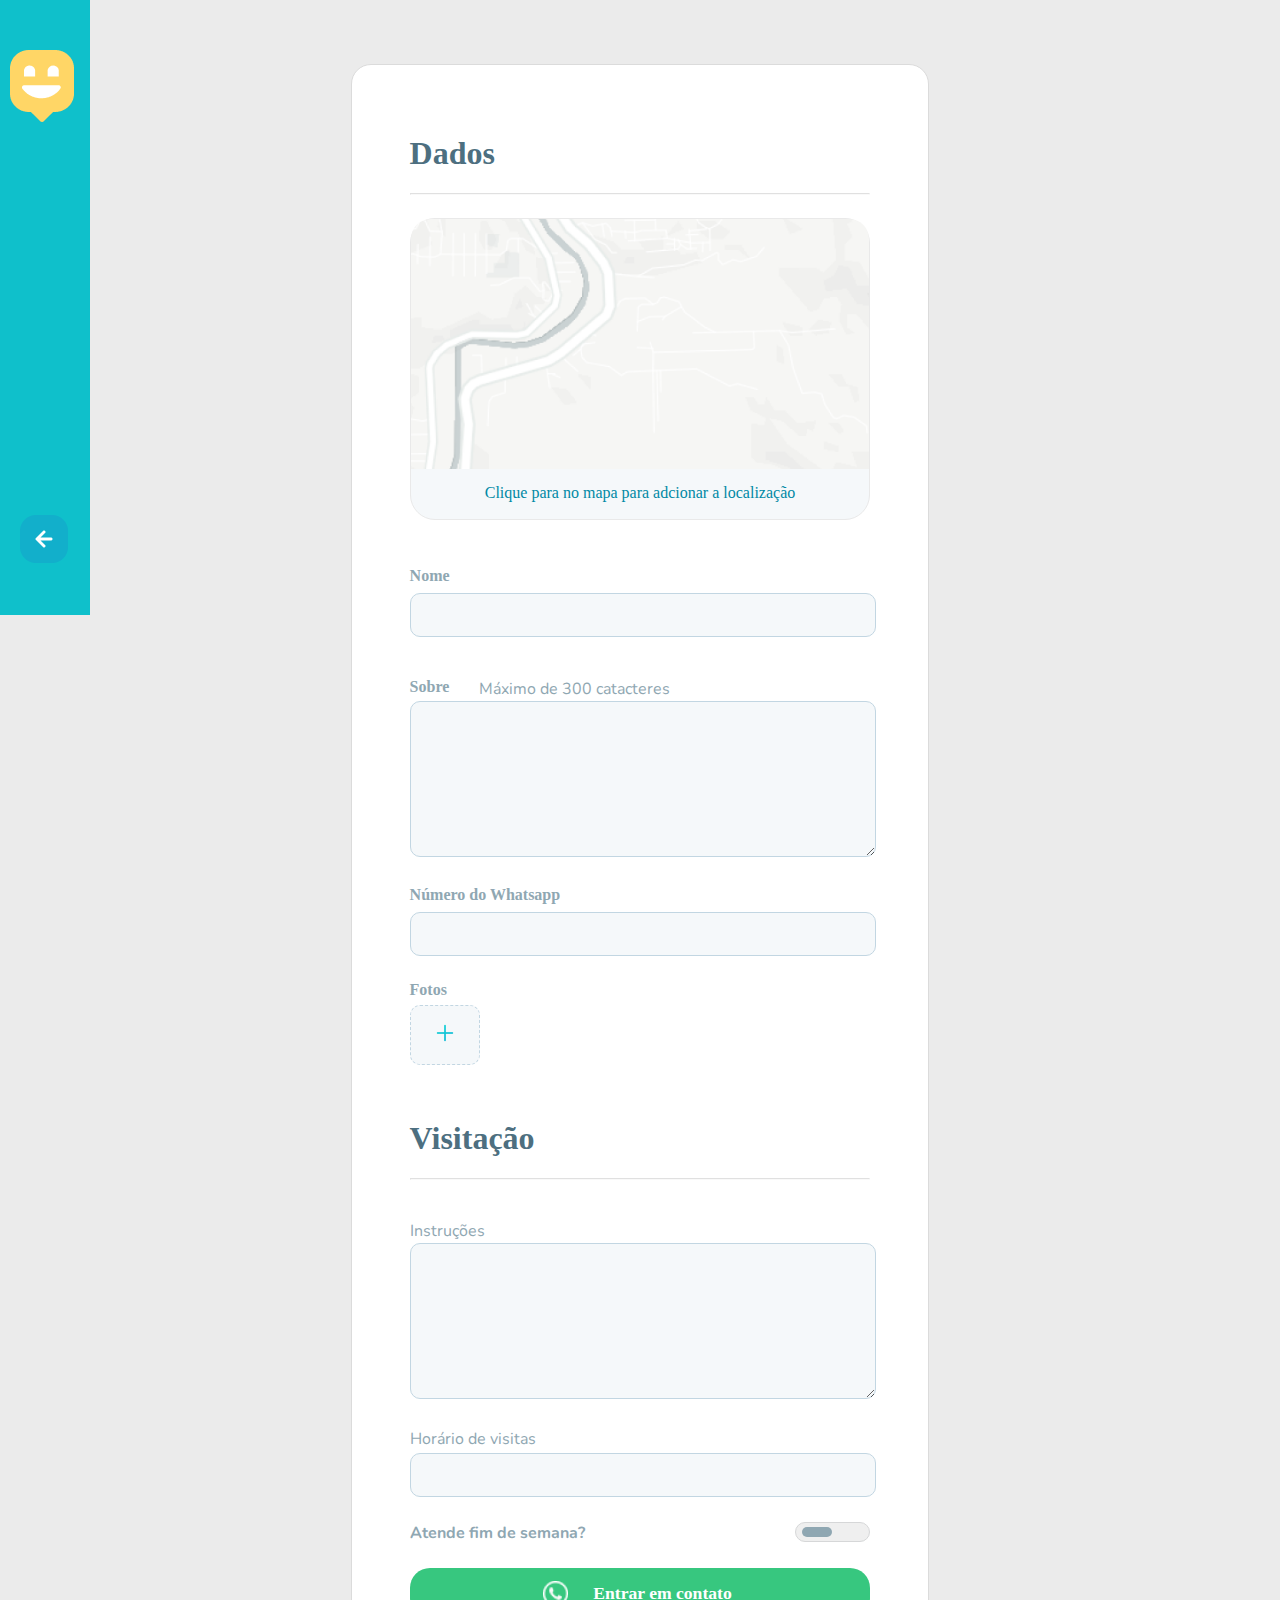
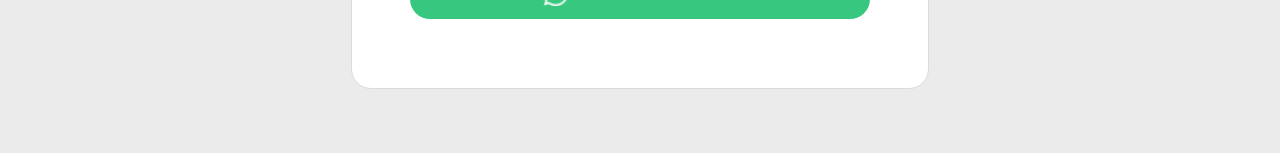
<file: dados/dados.html>
<!DOCTYPE html>
<html lang="en">
<head>
    <meta charset="UTF-8">
    <meta http-equiv="X-UA-Compatible" content="IE=edge">
    <meta name="viewport" content="width=device-width, initial-scale=1.0">
    <link rel="stylesheet" href="styleDados.css">
    <title>Dados para Cadastro</title>
</head>
<body>
    <div class="principal">
        <div class="linha">
            <a href="..\orfanato\index.html"><img id="img1" src="../img/local.png" alt="Local"></a>
            <div class="posit">
                <a href="..\perfil\perfil.html">
                    <div class="img-box">
                        <img class="voltar" src="../img/voltar.png" />
                        <img class="voltarAzul" src="../img/VoltarAzul.png" />
                    </div>
                </a>
            </div>
        </div>

        <div class="container">
            <div class="contaInter">
                <h1>Dados</h1>

                <hr>

                <div class="contTop">
                    <div id="img">
                    </div>
                    <p id="pTop">Clique para no mapa para adcionar a localização</p>
                </div>

                <form action="">
                    <label for="fname"><p class="p1">Nome</p></label><br>
                    <input type="text" id="fname" name="fname"><br>
                </form>

                <form action="">
                    <label id="textP"for="sobre"><p class="p1">Sobre </p><p id="p2">Máximo de 300 catacteres</p></label>
                    <textarea name="sobre" id="sobre" cols="30" rows="10"></textarea>
                </form>

                <form action="">
                    <label for="phone"><p class="p1">Número do Whatsapp</p></label><br>
                    <input type="tel" id="phone" name="phone" pattern="[0-9]{3}-[0-9]{2}-[0-9]{3}"><br>
                </form>

                <form action="">
                    <label for="foto"><p class="p1">Fotos</p></label><br><br>
                    <button type="button" id="foto"><img src="../img/+.png" alt="soma"></button>
                </form>

                <h1>Visitação</h1>
                <hr style="margin-bottom: 40px;">

                <form action="">
                    <label for="instru"><p class="p3">Instruções</p></label>
                    <textarea name="instru" id="instru" cols="30" rows="10"></textarea>
                </form>

                <form action="">
                    <label for="visita"><p class="p3">Horário de visitas</p></label>
                    <input type="text" id="visita" name="visita"><br>
                </form>

                <div class="ativo">
                    <p class="p4">Atende fim de semana?</p>
                    <a href="..\dadosPreenchidos\dadosPreenchidos.html"><button id="butt"><div id="ativar"></div></button></a>
                </div>
                   
                <div class="botaoConfirm">                     
                    <img src="../img/whatsapp.png" alt="whatsapp">
                    <p id="textContact">Entrar em contato</p>                      
                </div>
                
            </div>
        </div>
    </div>

</body>
</html>
</file>
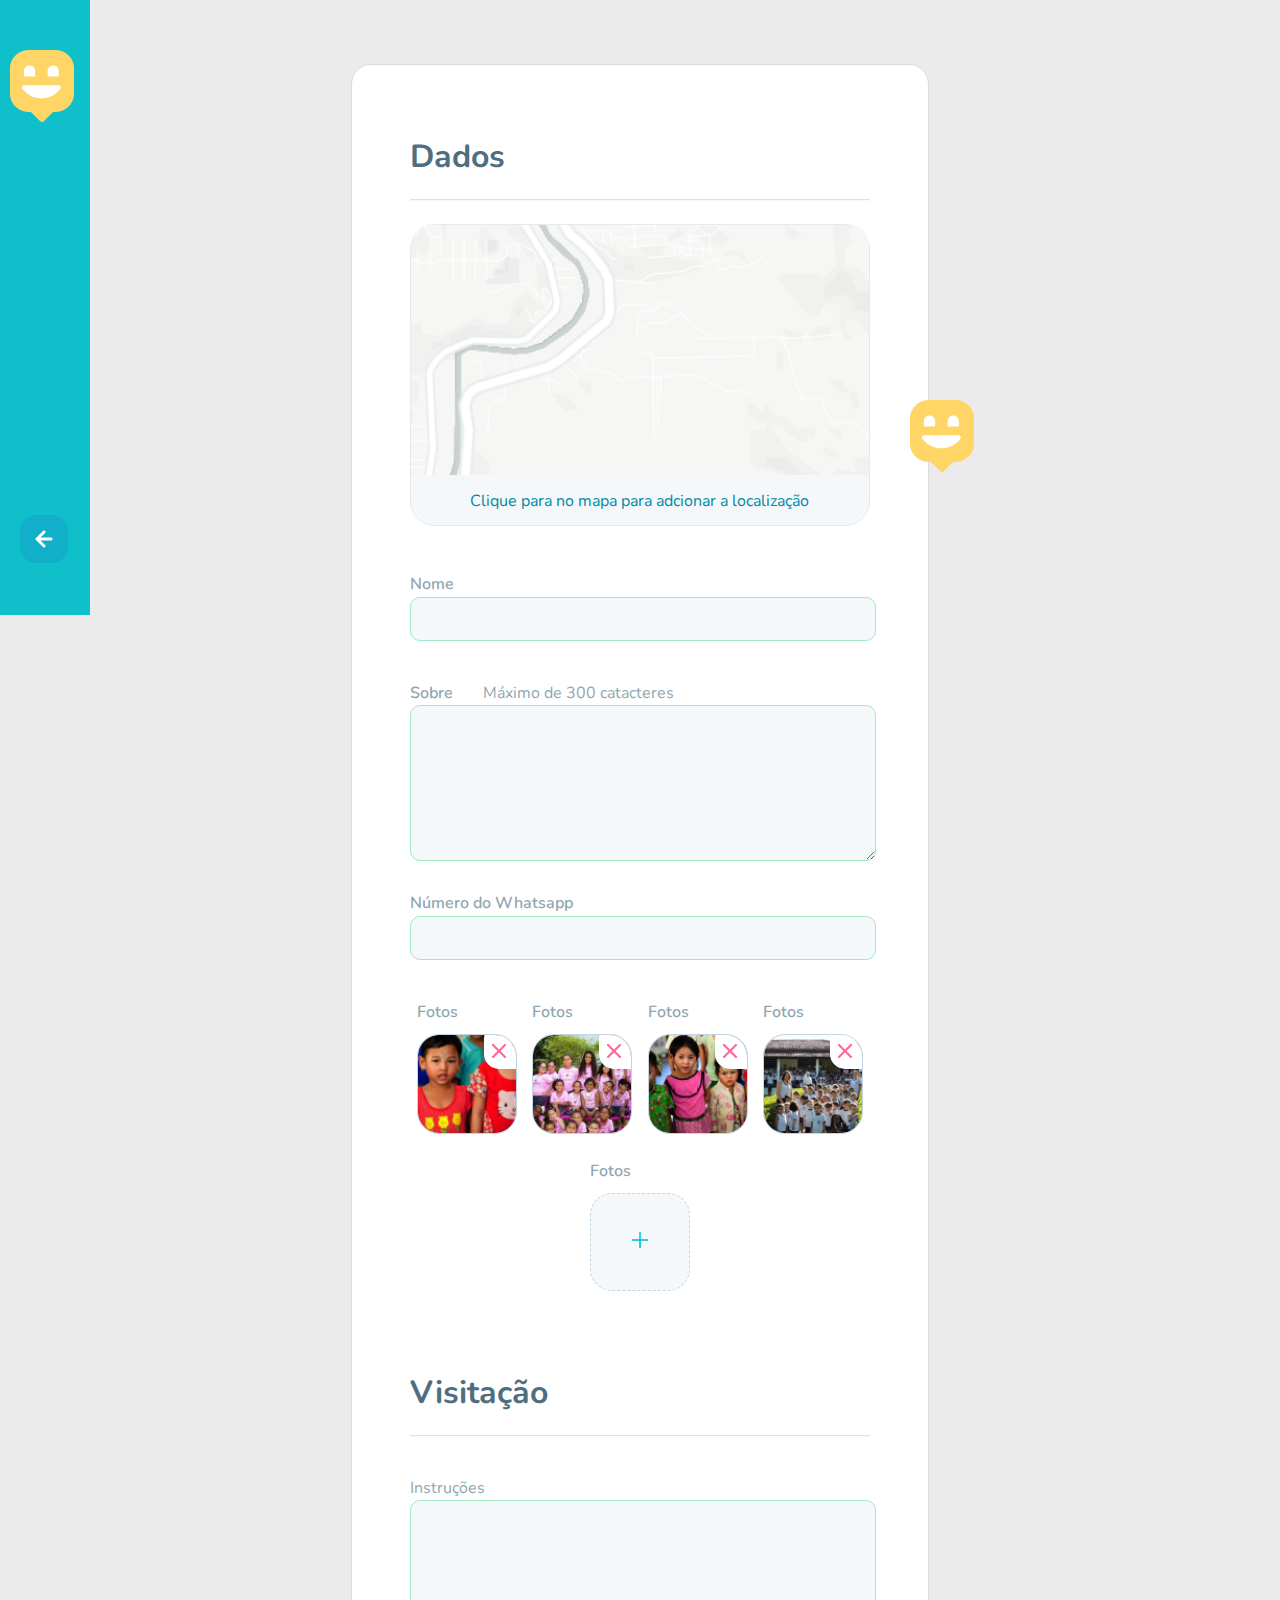
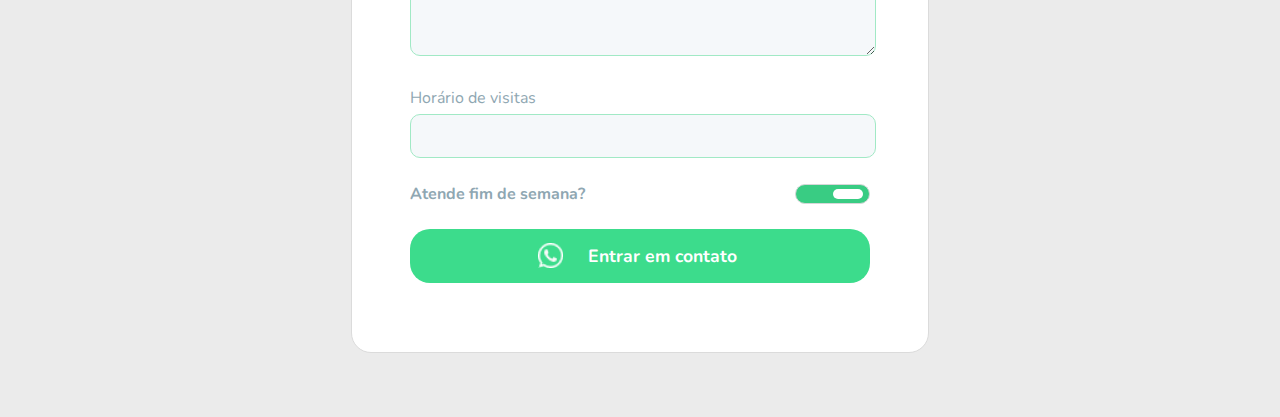
<file: dadosPreenchidos/dadosPreenchidos.html>
<!DOCTYPE html>
<html lang="en">
<head>
    <meta charset="UTF-8">
    <meta http-equiv="X-UA-Compatible" content="IE=edge">
    <meta name="viewport" content="width=device-width, initial-scale=1.0">
    <link rel="stylesheet" href="styleDadosPreenchidos.css">
    <title>Cadastro Preenchido</title>
</head>
<body>
    <div class="principal">
        <div class="linha">
            <a href="..\orfanato\index.html"><img id="img1" src="../img/local.png" alt="Local"></a>
            <div class="posit">
                <a href="..\dados\dados.html">
                    <div class="img-box">
                        <img class="voltar" src="../img/voltar.png" />
                        <img class="voltarAzul" src="../img/VoltarAzul.png" />
                    </div>
                </a>
            </div>
        </div>

        <div class="container">
            <div class="contaInter">
                <h1>Dados</h1>

                <hr>


                <div class="contTop">
                    <div id="img">
                        <img src="../img/local.png" alt="Local">
                    </div>
                    <p id="pTop">Clique para no mapa para adcionar a localização</p>
                </div>

                <form action="">
                    <label for="fname"><p class="p1">Nome</p></label><br>
                    <input type="text" id="fname" name="fname"><br>
                </form>

                <form action="">
                    <label id="textP"for="sobre"><p class="p1">Sobre </p><p id="p2">Máximo de 300 catacteres</p></label>
                    <textarea name="sobre" id="sobre" cols="30" rows="10"></textarea>
                </form>

                <form action="">
                    <label for="phone"><p class="p1">Número do Whatsapp</p></label><br>
                    <input type="tel" id="phone" name="phone" pattern="[0-9]{3}-[0-9]{2}-[0-9]{3}"><br>
                </form>

                <div class="fotosMini">
                    <form action="">
                        <label for="foto"><p class="p1">Fotos</p></label><br><br>
                        <button type="button" id="foto1"><div class="x"><img src="../img/x-circle.png" alt=""></div></button>
                    </form>

                    <form action="">
                        <label for="foto"><p class="p1">Fotos</p></label><br><br>
                        <button type="button" id="foto2"><div class="x"><img src="../img/x-circle.png" alt=""></div></button>
                    </form>

                    <form action="">
                        <label for="foto"><p class="p1">Fotos</p></label><br><br>
                        <button type="button" id="foto3"><div class="x"><img src="../img/x-circle.png" alt=""></div></button>
                    </form>

                    <form action="">
                        <label for="foto"><p class="p1">Fotos</p></label><br><br>
                        <button type="button" id="foto4"><div class="x"><img src="../img/x-circle.png" alt=""></div></button>
                    </form>

                    <form action="">
                        <label for="foto"><p class="p1">Fotos</p></label><br><br>
                        <button type="button" id="fotos"><img src="../img/+.png" alt="soma"></button>
                    </form>
                </div>

                    <h1>Visitação</h1>
                    <hr style="margin-bottom: 40px;">

                    <form action="">
                        <label for="instru"><p class="p3">Instruções</p></label>
                        <textarea name="instru" id="instru" cols="30" rows="10"></textarea>
                    </form>

                    <form action="">
                        <label for="visita"><p class="p3">Horário de visitas</p></label>
                        <input type="text" id="visita" name="visita"><br>
                    </form>

                    <div class="ativo">
                        <p class="p4">Atende fim de semana?</p>
                        <button id="butt"><div id="ativar"></div></button>
                    </div>

                <a href="">     
                    <div class="botaoConfirm">                     
                        <img src="../img/whatsapp.png" alt="whatsapp">
                        <p id="textContact">Entrar em contato</p>                      
                    </div>
                </a>
            </div>
        </div>
    </div>

</body>
</html>
</file>
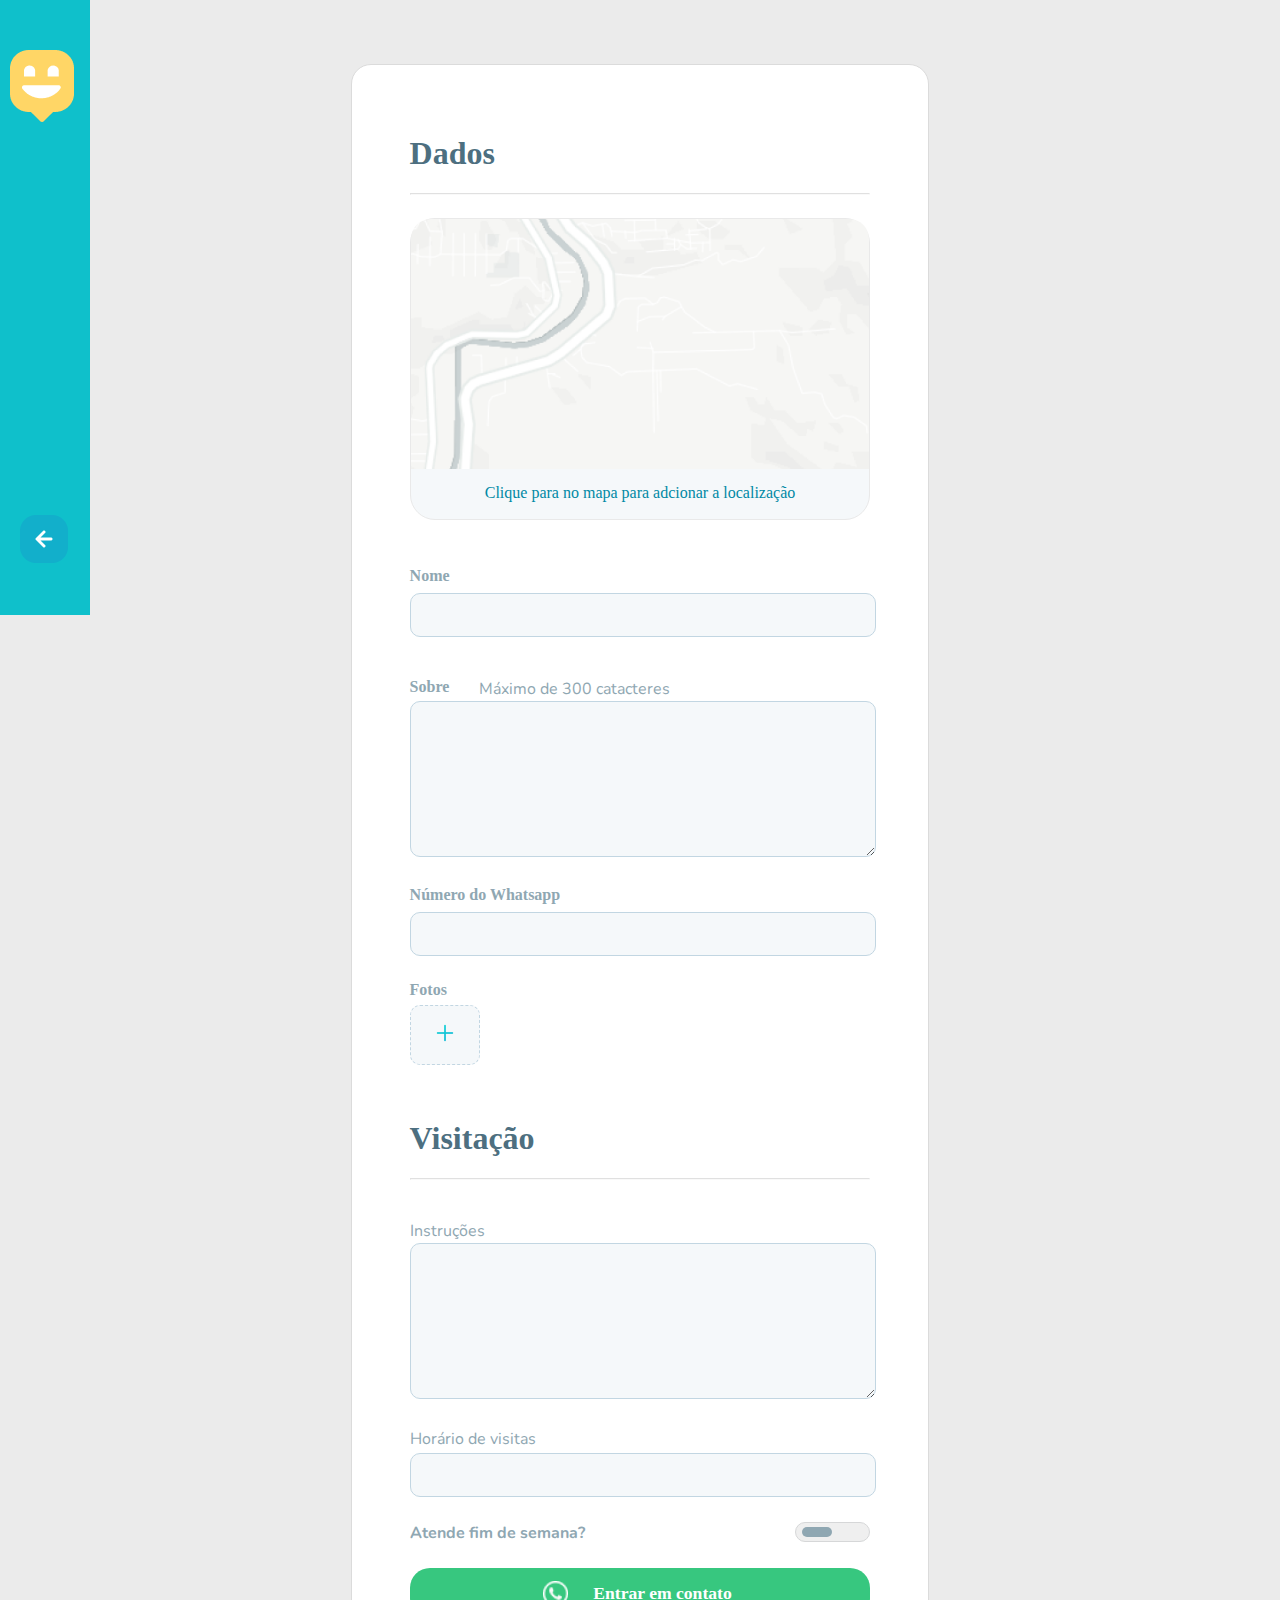
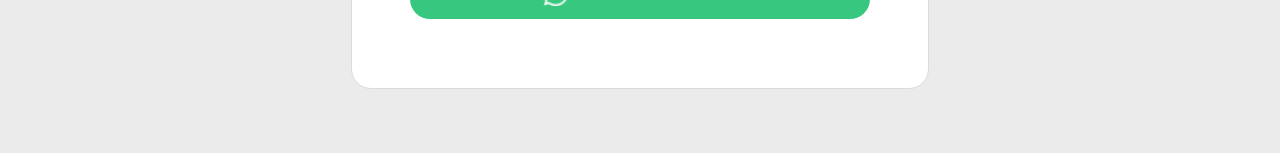
<file: index/dados.html>
<!DOCTYPE html>
<html lang="en">
<head>
    <meta charset="UTF-8">
    <meta http-equiv="X-UA-Compatible" content="IE=edge">
    <meta name="viewport" content="width=device-width, initial-scale=1.0">
    <link rel="stylesheet" href="CSS/styleDados.css">
    <title>Dados para Cadastro</title>
</head>
<body>
    <div class="principal">
        <div class="linha">
            <a href="index.html"><img id="img1" src="../img/local.png" alt="Local"></a>
            <div class="posit">
                <a href="perfil.html">
                    <div class="img-box">
                        <img class="voltar" src="../img/voltar.png" />
                        <img class="voltarAzul" src="../img/VoltarAzul.png" />
                    </div>
                </a>
            </div>
        </div>

        <div class="container">
            <div class="contaInter">
                <h1>Dados</h1>

                <hr>

                <div class="contTop">
                    <div id="img">
                    </div>
                    <p id="pTop">Clique para no mapa para adcionar a localização</p>
                </div>

                <form action="">
                    <label for="fname"><p class="p1">Nome</p></label><br>
                    <input type="text" id="fname" name="fname"><br>
                </form>

                <form action="">
                    <label id="textP"for="sobre"><p class="p1">Sobre </p><p id="p2">Máximo de 300 catacteres</p></label>
                    <textarea name="sobre" id="sobre" cols="30" rows="10"></textarea>
                </form>

                <form action="">
                    <label for="phone"><p class="p1">Número do Whatsapp</p></label><br>
                    <input type="tel" id="phone" name="phone" pattern="[0-9]{3}-[0-9]{2}-[0-9]{3}"><br>
                </form>

                <form action="">
                    <label for="foto"><p class="p1">Fotos</p></label><br><br>
                    <button type="button" id="foto"><img src="../img/+.png" alt="soma"></button>
                </form>

                <h1>Visitação</h1>
                <hr style="margin-bottom: 40px;">

                <form action="">
                    <label for="instru"><p class="p3">Instruções</p></label>
                    <textarea name="instru" id="instru" cols="30" rows="10"></textarea>
                </form>

                <form action="">
                    <label for="visita"><p class="p3">Horário de visitas</p></label>
                    <input type="text" id="visita" name="visita"><br>
                </form>

                <div class="ativo">
                    <p class="p4">Atende fim de semana?</p>
                    <a href="dadosPreenchidos.html"><button id="butt"><div id="ativar"></div></button></a>
                </div>
                   
                <div class="botaoConfirm">                     
                    <img src="../img/whatsapp.png" alt="whatsapp">
                    <p id="textContact">Entrar em contato</p>                      
                </div>
                
            </div>
        </div>
    </div>

</body>
</html>
</file>
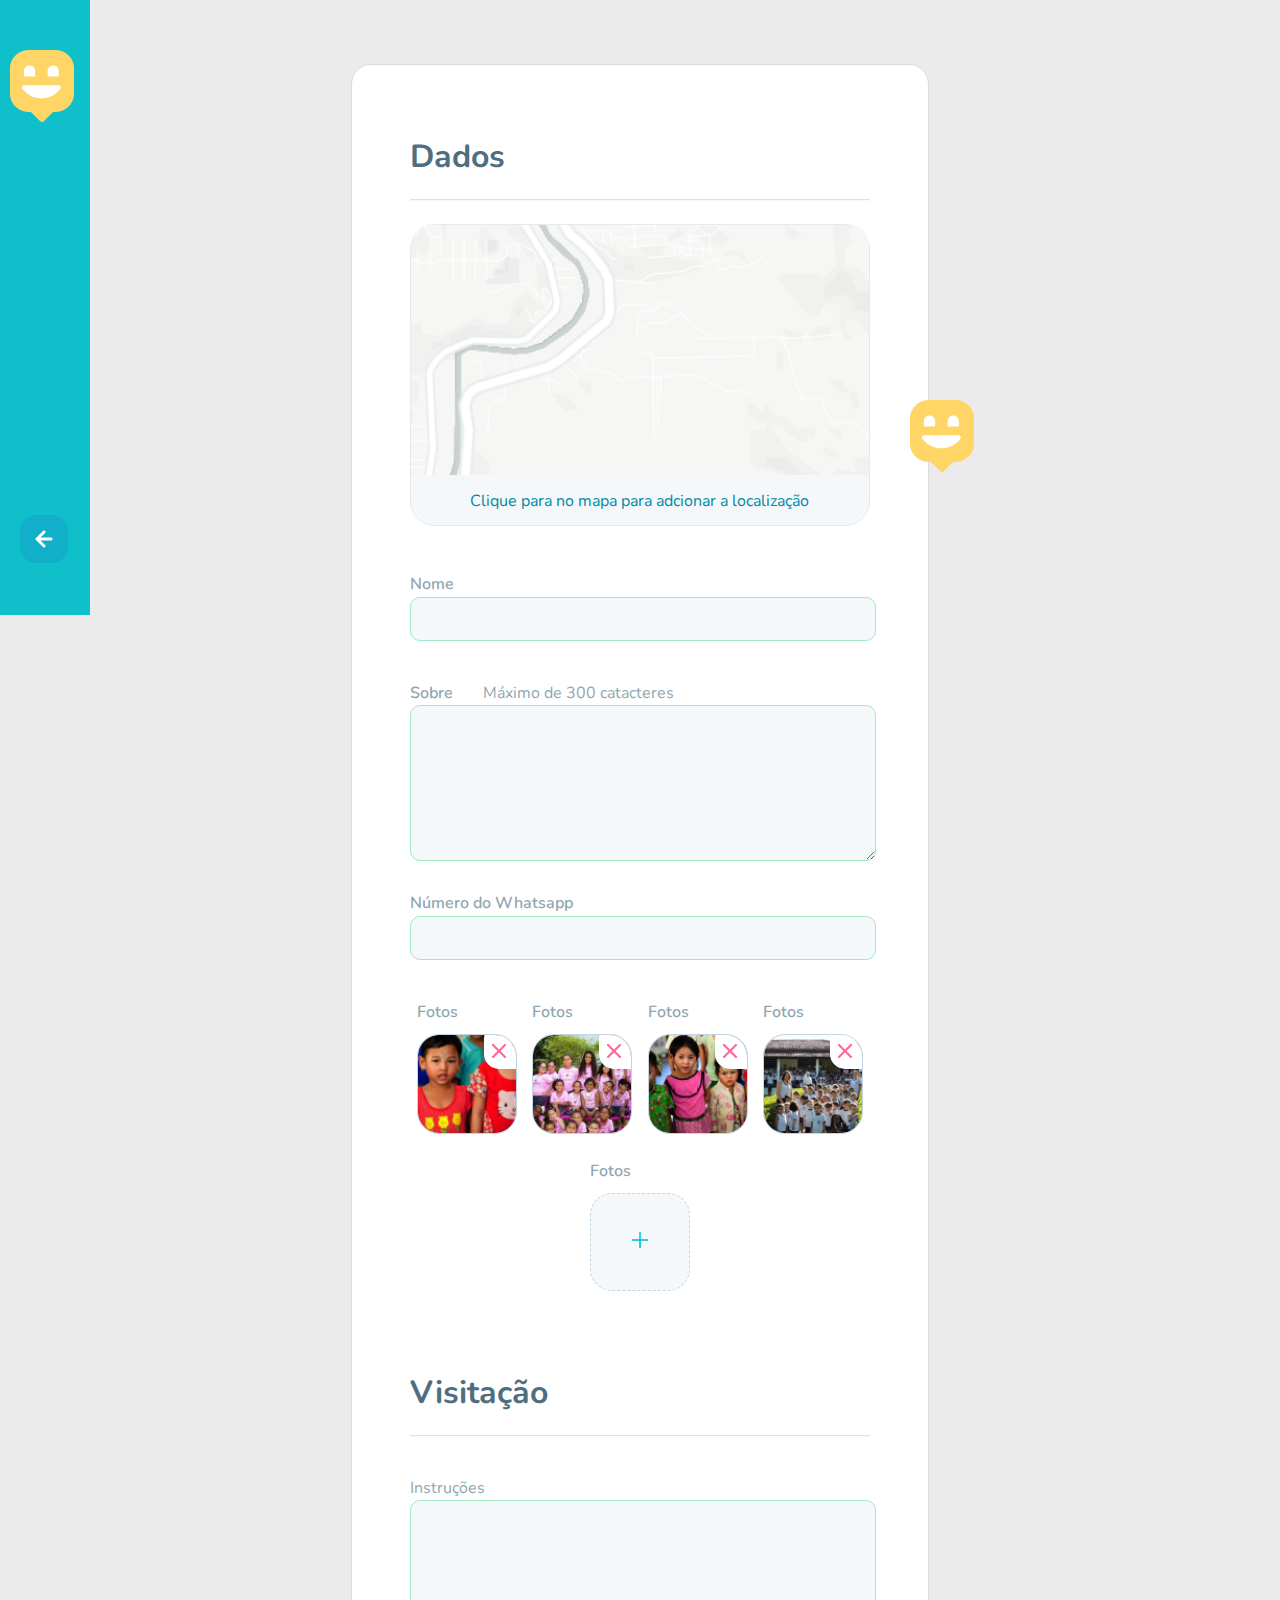
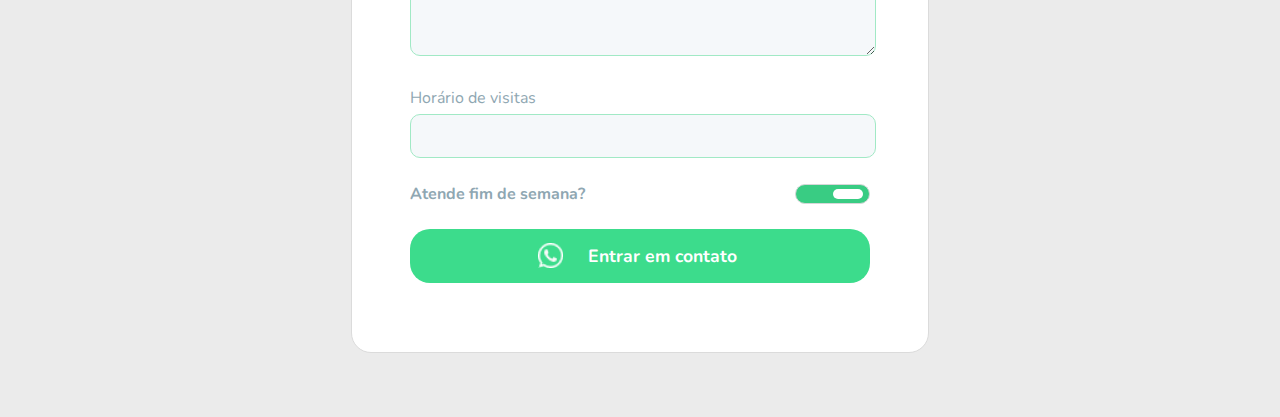
<file: index/dadosPreenchidos.html>
<!DOCTYPE html>
<html lang="en">
<head>
    <meta charset="UTF-8">
    <meta http-equiv="X-UA-Compatible" content="IE=edge">
    <meta name="viewport" content="width=device-width, initial-scale=1.0">
    <link rel="stylesheet" href="CSS/styleDadosPreenchidos.css">
    <title>Cadastro Preenchido</title>
</head>
<body>
    <div class="principal">
        <div class="linha">
            <a href="index.html"><img id="img1" src="../img/local.png" alt="Local"></a>
            <div class="posit">
                <a href="dados.html">
                    <div class="img-box">
                        <img class="voltar" src="../img/voltar.png" />
                        <img class="voltarAzul" src="../img/VoltarAzul.png" />
                    </div>
                </a>
            </div>
        </div>

        <div class="container">
            <div class="contaInter">
                <h1>Dados</h1>

                <hr>


                <div class="contTop">
                    <div id="img">
                        <img src="../img/local.png" alt="Local">
                    </div>
                    <p id="pTop">Clique para no mapa para adcionar a localização</p>
                </div>

                <form action="">
                    <label for="fname"><p class="p1">Nome</p></label><br>
                    <input type="text" id="fname" name="fname"><br>
                </form>

                <form action="">
                    <label id="textP"for="sobre"><p class="p1">Sobre </p><p id="p2">Máximo de 300 catacteres</p></label>
                    <textarea name="sobre" id="sobre" cols="30" rows="10"></textarea>
                </form>

                <form action="">
                    <label for="phone"><p class="p1">Número do Whatsapp</p></label><br>
                    <input type="tel" id="phone" name="phone" pattern="[0-9]{3}-[0-9]{2}-[0-9]{3}"><br>
                </form>

                <div class="fotosMini">
                    <form action="">
                        <label for="foto"><p class="p1">Fotos</p></label><br><br>
                        <button type="button" id="foto1"><div class="x"><img src="../img/x-circle.png" alt=""></div></button>
                    </form>

                    <form action="">
                        <label for="foto"><p class="p1">Fotos</p></label><br><br>
                        <button type="button" id="foto2"><div class="x"><img src="../img/x-circle.png" alt=""></div></button>
                    </form>

                    <form action="">
                        <label for="foto"><p class="p1">Fotos</p></label><br><br>
                        <button type="button" id="foto3"><div class="x"><img src="../img/x-circle.png" alt=""></div></button>
                    </form>

                    <form action="">
                        <label for="foto"><p class="p1">Fotos</p></label><br><br>
                        <button type="button" id="foto4"><div class="x"><img src="../img/x-circle.png" alt=""></div></button>
                    </form>

                    <form action="">
                        <label for="foto"><p class="p1">Fotos</p></label><br><br>
                        <button type="button" id="fotos"><img src="../img/+.png" alt="soma"></button>
                    </form>
                </div>

                    <h1>Visitação</h1>
                    <hr style="margin-bottom: 40px;">

                    <form action="">
                        <label for="instru"><p class="p3">Instruções</p></label>
                        <textarea name="instru" id="instru" cols="30" rows="10"></textarea>
                    </form>

                    <form action="">
                        <label for="visita"><p class="p3">Horário de visitas</p></label>
                        <input type="text" id="visita" name="visita"><br>
                    </form>

                    <div class="ativo">
                        <p class="p4">Atende fim de semana?</p>
                        <button id="butt"><div id="ativar"></div></button>
                    </div>

                <a href="index.html">     
                    <div class="botaoConfirm">                     
                        <img src="../img/whatsapp.png" alt="whatsapp">
                        <p id="textContact">Entrar em contato</p>                      
                    </div>
                </a>
            </div>
        </div>
    </div>

</body>
</html>
</file>
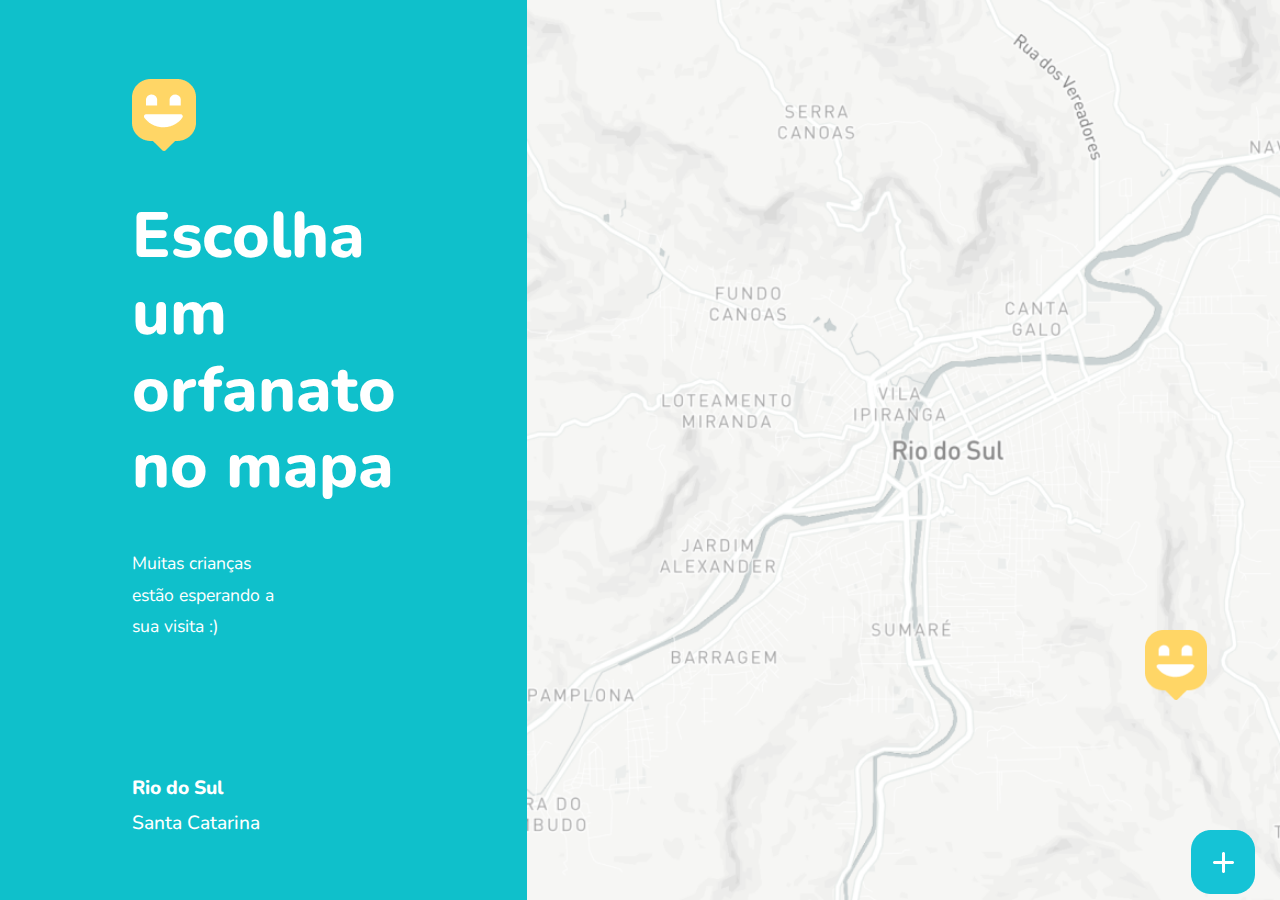
<file: index/localizacao.html>
<!DOCTYPE html>
<html lang="en">
<head>
    <meta charset="UTF-8">
    <meta http-equiv="X-UA-Compatible" content="IE=edge">
    <meta name="viewport" content="width=device-width, initial-scale=1.0">
    <link rel="stylesheet" href="CSS/styleLocalizacao.css">
    <title>localização</title>
</head>
<body>
    <div class="container">
        <div class="homeEsquerdo">
            <div class="textt">
                <img src="/img/local.png" alt="Local">
                <strong><h1>Escolha <br> um orfanato no mapa</h1></strong>
                <p>Muitas crianças estão esperando a sua visita :)</p>  
            </div>

            <div class="textb">
                <p id="textbp">Rio do Sul</p>
                <p>Santa Catarina</p>
            </div>

        </div>

        <div class="homeDireito">
            <div class='imgIm1'>
                <img class="img1" src="/img/local.png" alt="Local"/>
                <div class='imgIm2'>
                  <div class='imgText1'><p>Orf. Esperança</p><img src="/img/botaoazul.png" alt=""></div>
                </div>
            </div>

            <div class='imgIm3'>
                <img class="img1" src="/img/local.png" alt="Local"/>
                <div class='imgIm4'>
                  <div class='imgText1'><p>Orf. Esperança</p><img src="/img/botaoazul.png" alt=""></div>
                </div>
            </div>
            <div class="imageFim">              
                <a href="perfil.html">
                    <div class="img-box">
                        <img class="img-default" src="../img/adicionar.png"/>
                        <img class="img-hover" src="../img/Adicionarazul.png"/>
                    </div>
                </a>
            </div>           
        </div>
    </div>
</body>
</html>
</file>
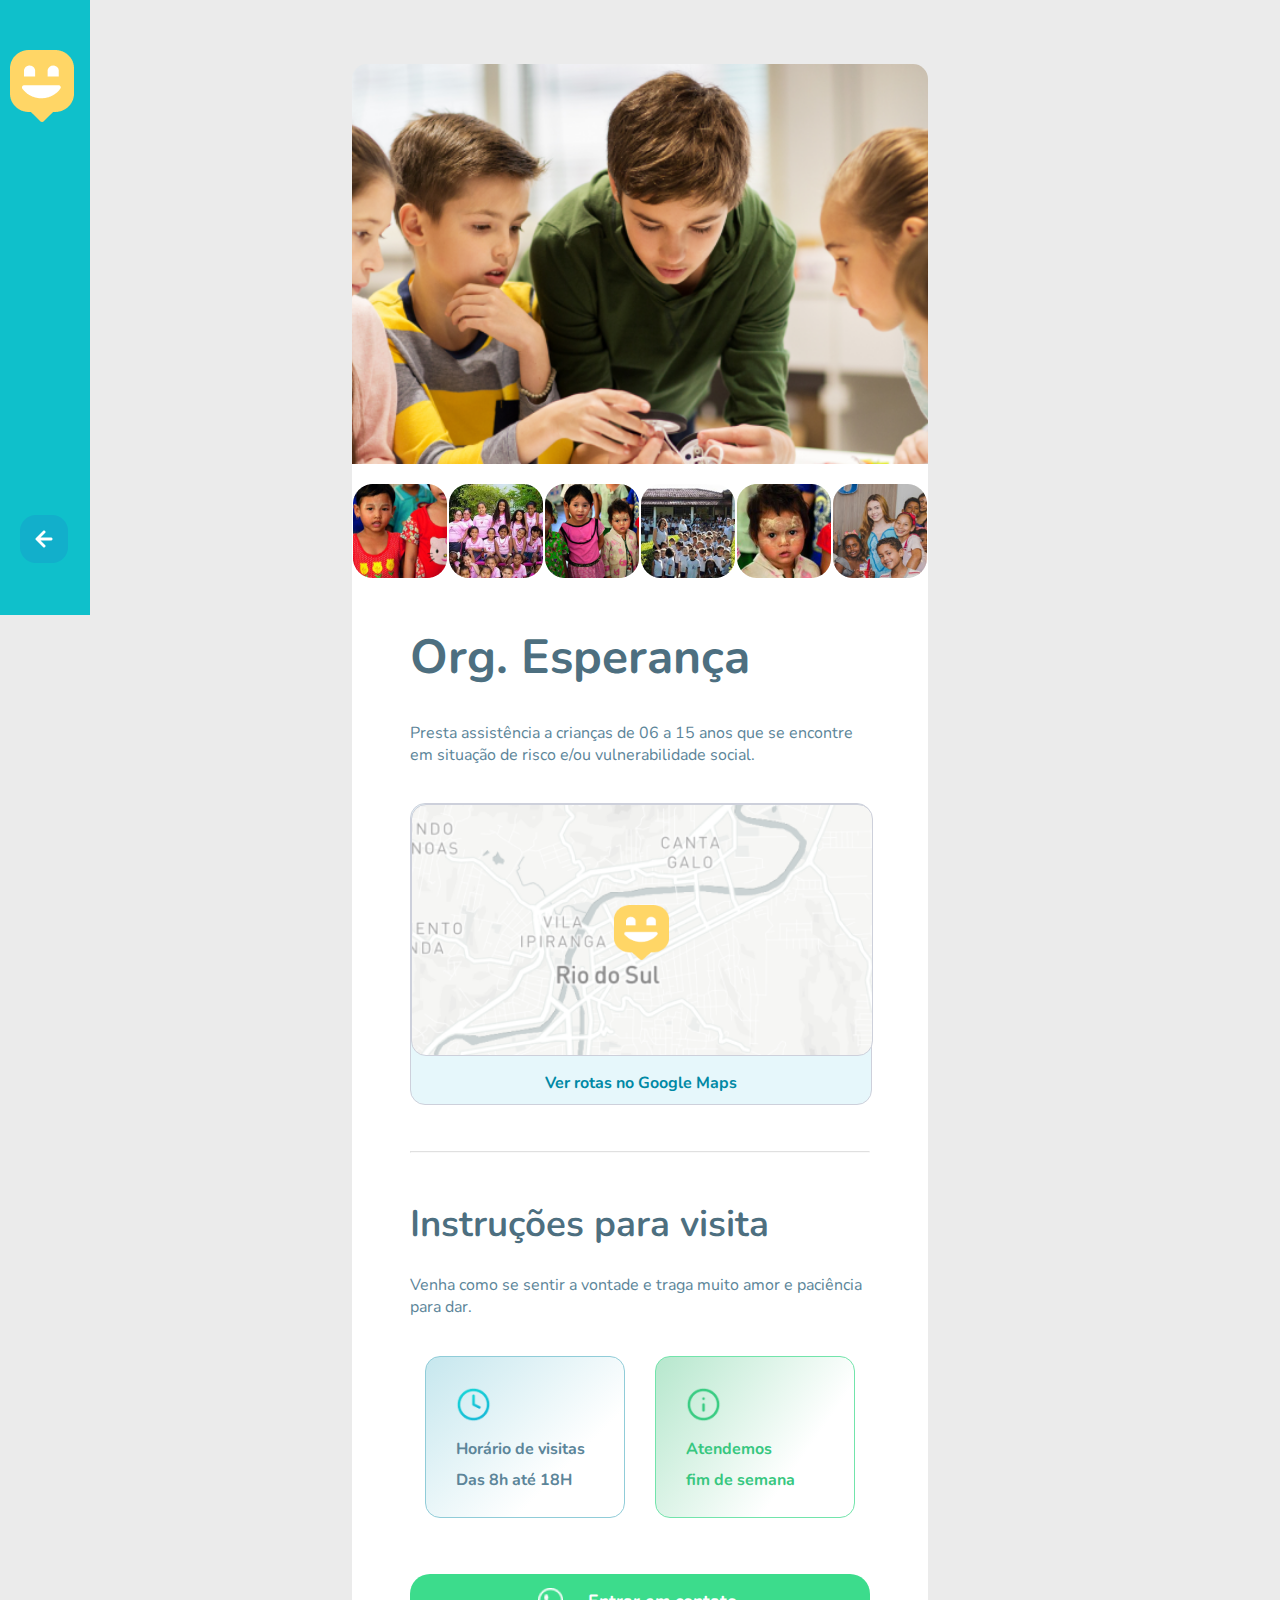
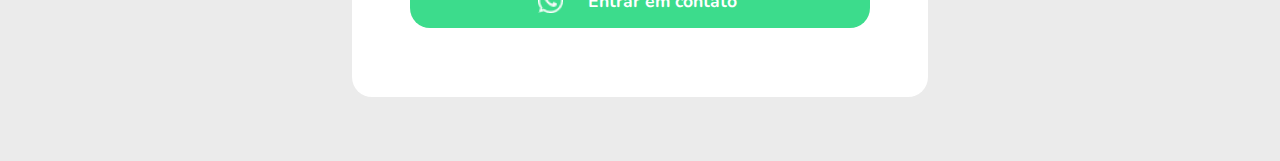
<file: index/perfil.html>
<!DOCTYPE html>
<html lang="en">
<head>
    <meta charset="UTF-8">
    <meta http-equiv="X-UA-Compatible" content="IE=edge">
    <meta name="viewport" content="width=device-width, initial-scale=1.0">
    <link rel="stylesheet" href="CSS/stylePerfil.css">
    <title>Perfil de Cadastro</title>
</head>
<body>
    <div class="principal">
        <div class="linha">
                <a href="index.html"><img id="img1" src="../img/local.png" alt="botão de voltar"></a>
                <div class="posit">
                    <a href="localizacao.html">
                        <div class="img-box">
                            <img class="voltar" src="../img/voltar.png" />
                            <img class="voltarAzul" src="../img/VoltarAzul.png" />
                        </div>
                    </a>
                </div>
        </div>

            <div class="container">
                <div class="imgBack">
                </div>
                <div class="fotosPeque">
                    <img src="../img/mask Group.png" alt="crianças">
                    <img src="../img/mask Group2.png" alt="crianças">
                    <img src="../img/mask Group3.png" alt="crianças">
                    <img src="../img/mask Group4.png" alt="crianças">
                    <img src="../img/mask Group5.png" alt="crianças">
                    <img src="../img/mask Group6.png" alt="crianças">
                </div>
                
                <div class="containerCorpo">
                    <h1  id="primH">Org. Esperança</h1>
                    <p id="textG">Presta assistência a crianças de 06 a 15 anos que se encontre em situação de risco e/ou vulnerabilidade social.</p>

                    <div class="imgCent">
                        <div class="imgMap">
                            <img src="/img/local.png" alt="">
                        </div>
                        <p id="map">Ver rotas no Google Maps</p>
                    </div>

                    <hr>

                    <h1 id="segH">Instruções para visita</h1>
                    <p>Venha como se sentir a vontade e traga muito amor e paciência para dar.</p>
                    <div class="containerCaixa">
                        <div class="caixa1">
                            <img src="../img/clock.png" alt="icon relogio" width="35px" height="35px">
                            <p>Horário de visitas</p>
                            <p>Das 8h até 18H</p>
                        </div>
                        <div class="caixa2">
                            <img src="../img/alerta.png" alt="icon alert" width="35px" height="35px">
                            <p>Atendemos</p>
                            <p>fim de semana</p>
                        </div>
                    </div>

                    <a href="dados.html">     
                        <div class="botaoConfirm">                     
                            <img src="../img/whatsapp.png" alt="whatsapp">
                            <p id="textContact">Entrar em contato</p>                      
                        </div>
                    </a>
                </div>
            </div>
    </div>

</body>
</html>
</file>
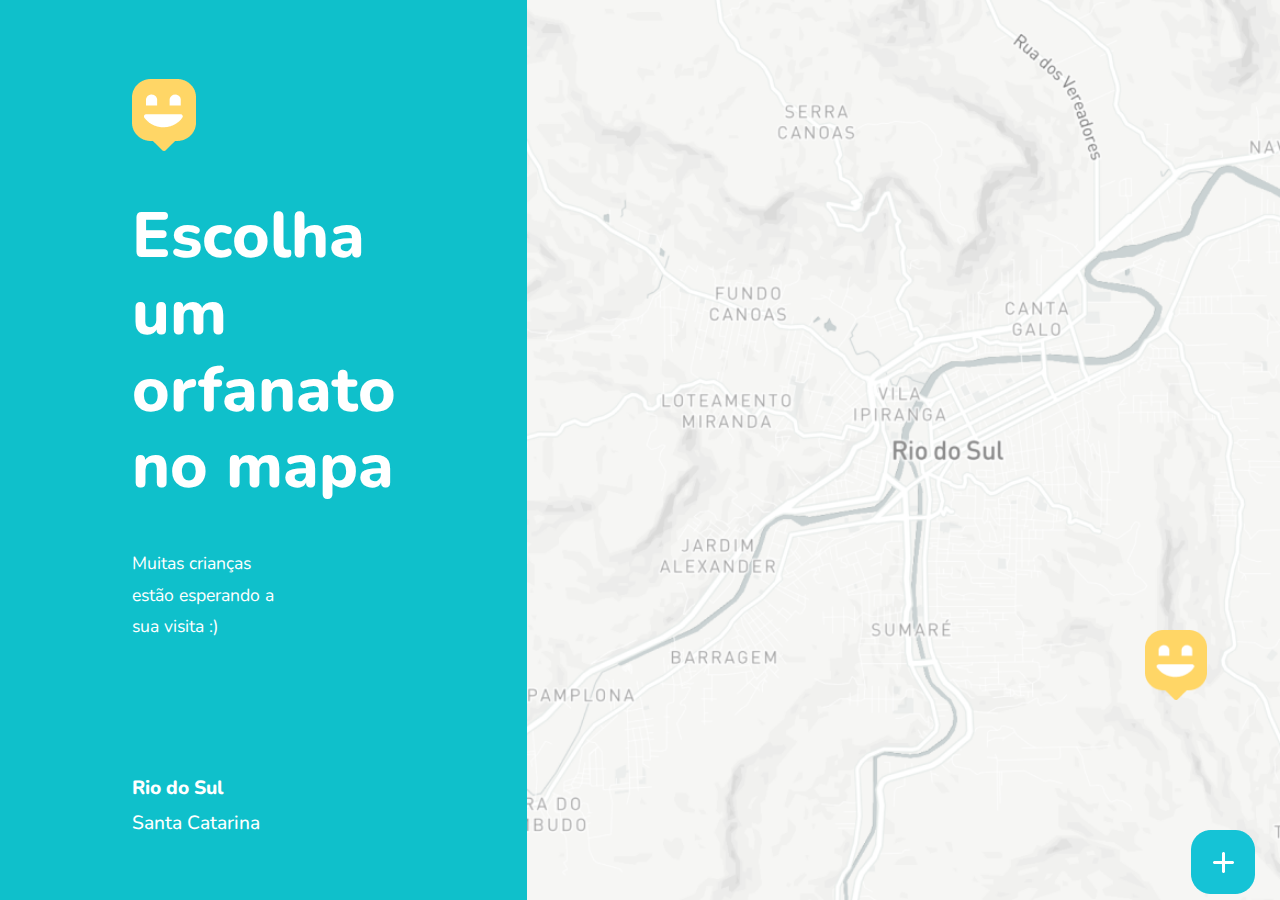
<file: localizacao/localizacao.html>
<!DOCTYPE html>
<html lang="en">
<head>
    <meta charset="UTF-8">
    <meta http-equiv="X-UA-Compatible" content="IE=edge">
    <meta name="viewport" content="width=device-width, initial-scale=1.0">
    <link rel="stylesheet" href="styleLocalizacao.css">
    <title>localização</title>
</head>
<body>
    <div class="container">
        <div class="homeEsquerdo">
            <div class="textt">
                <img src="/img/local.png" alt="Local">
                <strong><h1>Escolha <br> um orfanato no mapa</h1></strong>
                <p>Muitas crianças estão esperando a sua visita :)</p>  
            </div>

            <div class="textb">
                <p id="textbp">Rio do Sul</p>
                <p>Santa Catarina</p>
            </div>

        </div>

        <div class="homeDireito">
            <div class='imgIm1'>
                <img class="img1" src="/img/local.png" alt="Local"/>
                <div class='imgIm2'>
                  <div class='imgText1'><p>Orf. Esperança</p><img src="/img/botaoazul.png" alt=""></div>
                </div>
            </div>

            <div class='imgIm3'>
                <img class="img1" src="/img/local.png" alt="Local"/>
                <div class='imgIm4'>
                  <div class='imgText1'><p>Orf. Esperança</p><img src="/img/botaoazul.png" alt=""></div>
                </div>
            </div>
            <div class="imageFim">              
                <a href="..\perfil\perfil.html">
                    <div class="img-box">
                        <img class="img-default" src="../img/adicionar.png"/>
                        <img class="img-hover" src="../img/Adicionarazul.png"/>
                    </div>
                </a>
            </div>           
        </div>
    </div>
</body>
</html>
</file>
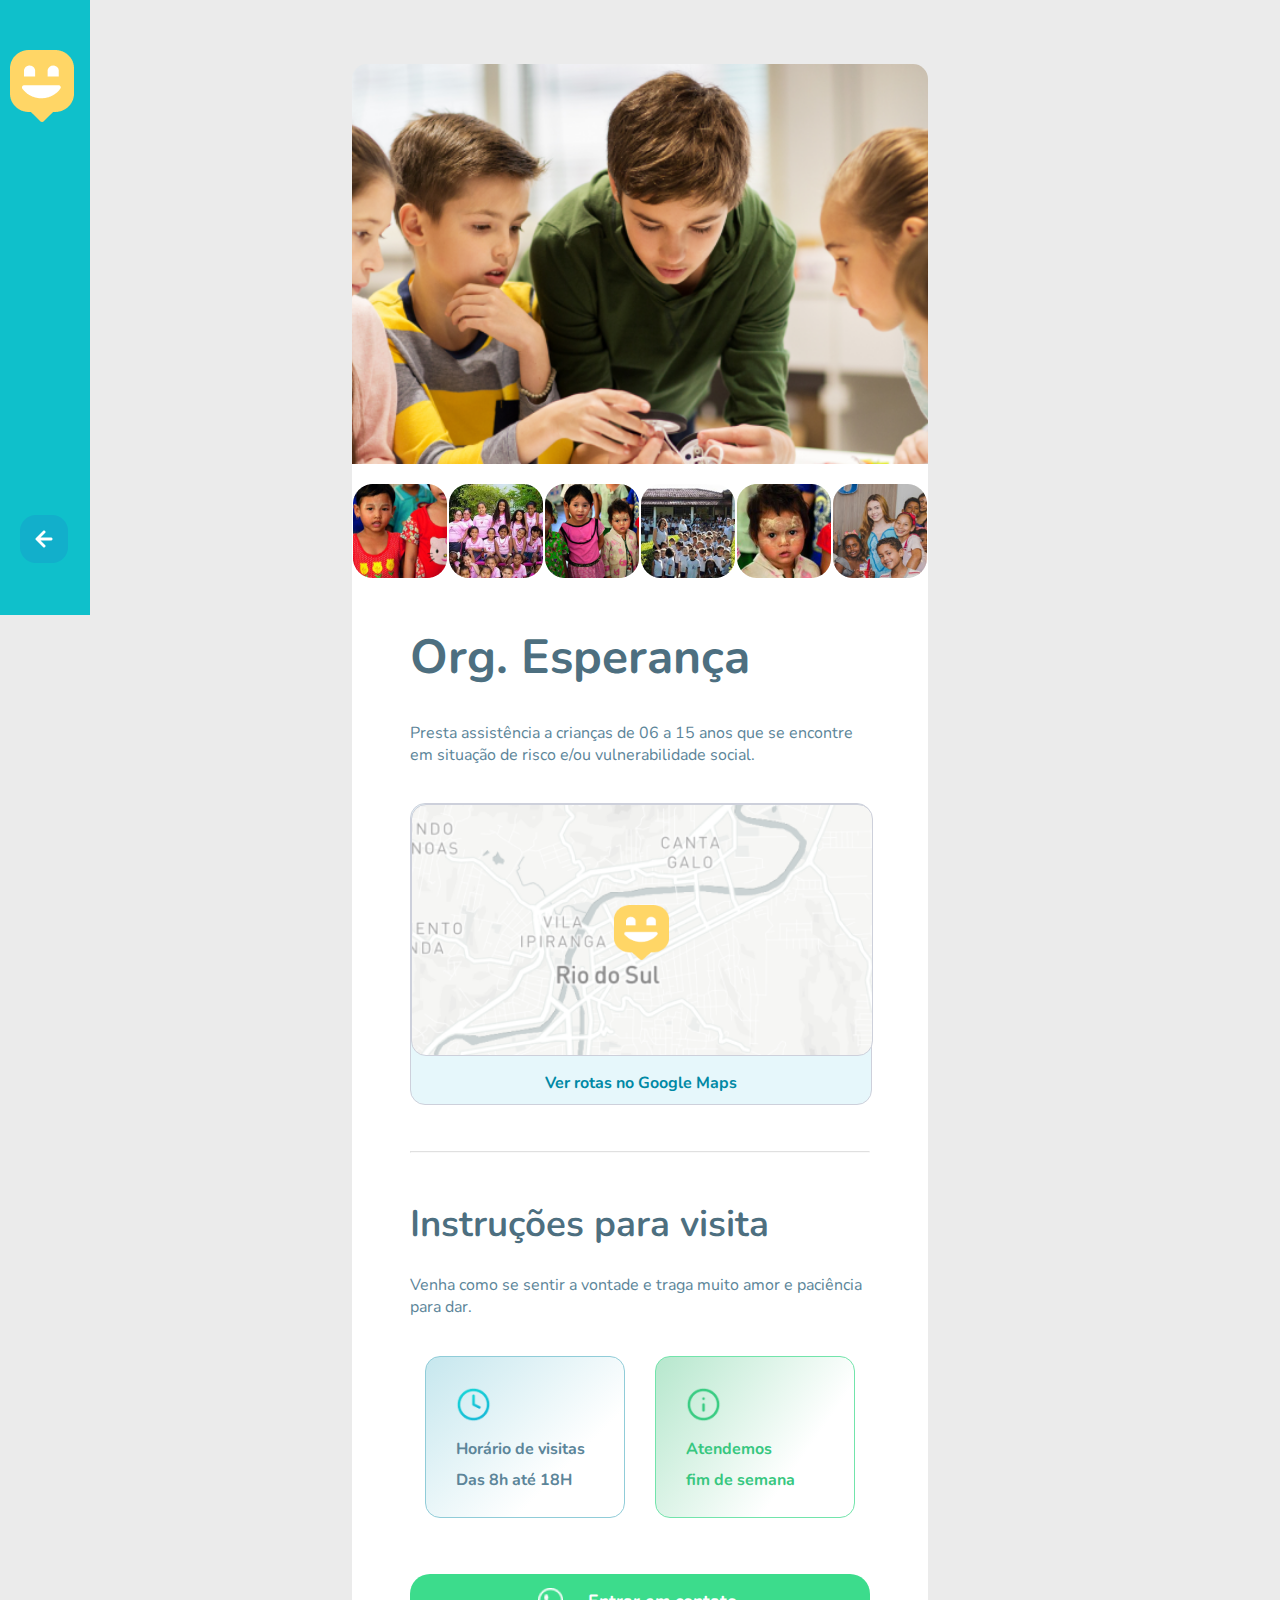
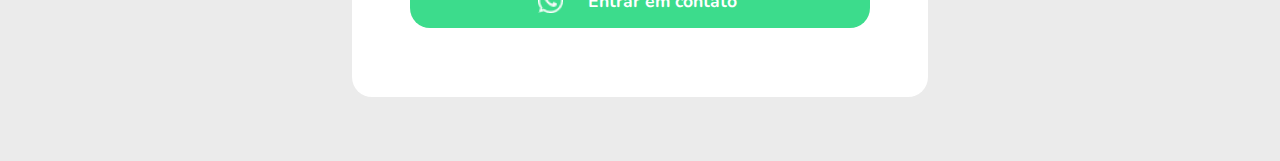
<file: perfil/perfil.html>
<!DOCTYPE html>
<html lang="en">
<head>
    <meta charset="UTF-8">
    <meta http-equiv="X-UA-Compatible" content="IE=edge">
    <meta name="viewport" content="width=device-width, initial-scale=1.0">
    <link rel="stylesheet" href="stylePerfil.css">
    <title>Perfil de Cadastro</title>
</head>
<body>
    <div class="principal">
        <div class="linha">
                <a href="..\orfanato\index.html"><img id="img1" src="../img/local.png" alt="botão de voltar"></a>
                <div class="posit">
                    <a href="..\localizacao\localizacao.html">
                        <div class="img-box">
                            <img class="voltar" src="../img/voltar.png" />
                            <img class="voltarAzul" src="../img/VoltarAzul.png" />
                        </div>
                    </a>
                </div>
        </div>

            <div class="container">
                <div class="imgBack">
                </div>
                <div class="fotosPeque">
                    <img src="../img/mask Group.png" alt="crianças">
                    <img src="../img/mask Group2.png" alt="crianças">
                    <img src="../img/mask Group3.png" alt="crianças">
                    <img src="../img/mask Group4.png" alt="crianças">
                    <img src="../img/mask Group5.png" alt="crianças">
                    <img src="../img/mask Group6.png" alt="crianças">
                </div>
                
                <div class="containerCorpo">
                    <h1  id="primH">Org. Esperança</h1>
                    <p id="textG">Presta assistência a crianças de 06 a 15 anos que se encontre em situação de risco e/ou vulnerabilidade social.</p>

                    <div class="imgCent">
                        <div class="imgMap">
                            <img src="/img/local.png" alt="">
                        </div>
                        <p id="map">Ver rotas no Google Maps</p>
                    </div>

                    <hr>

                    <h1 id="segH">Instruções para visita</h1>
                    <p>Venha como se sentir a vontade e traga muito amor e paciência para dar.</p>
                    <div class="containerCaixa">
                        <div class="caixa1">
                            <img src="../img/clock.png" alt="icon relogio" width="35px" height="35px">
                            <p>Horário de visitas</p>
                            <p>Das 8h até 18H</p>
                        </div>
                        <div class="caixa2">
                            <img src="../img/alerta.png" alt="icon alert" width="35px" height="35px">
                            <p>Atendemos</p>
                            <p>fim de semana</p>
                        </div>
                    </div>

                    <a href="..\dados\dados.html">     
                        <div class="botaoConfirm">                     
                            <img src="../img/whatsapp.png" alt="whatsapp">
                            <p id="textContact">Entrar em contato</p>                      
                        </div>
                    </a>
                </div>
            </div>
    </div>

</body>
</html>
</file>
<file: dados/styleDados.css>
@import url('https://fonts.googleapis.com/css2?family=Nunito:ital,wght@0,200;0,300;0,400;0,500;0,600;0,700;0,800;0,900;0,1000;1,200;1,300;1,400;1,500;1,600;1,700;1,800;1,900;1,1000&display=swap');


body {
    margin: 0;
    padding: 0;
}

.principal {
    background-color: rgb(235, 235, 235);
    display: flex;
    width: 100%;
    height: 100%;
}

.linha {
    background-color: #0FC0CB;
    display: block;
    width: 90px;
    height: 600px;
    padding-top: 15px;
    position: fixed;
}

.posit {
    position: relative;
}

.linha #img1 {
    position: absolute;
    top: 50px;
    left: 10px;
}

.linha .img-box {
    position: absolute;
    top: 500px;
}

.linha .voltar {
    position: absolute;
    left: 20px;
}

.linha .voltarAzul {
    position: absolute;
    left: 20px;
}

.linha .img-box img.voltarAzul {
    display: none;
  }
  .linha .img-box:hover img.voltar {
    display: none;
  }
  .linha .img-box:hover img.voltarAzul {
    display: inherit;
  }

.container {
    background-color: rgb(255, 255, 255);
    background-size: cover;
    width: 45%;
    margin: 5% auto;
    border-radius: 20px;
    border: 1px solid rgb(219, 219, 219);
}

.contaInter {
    width: 80%;
    margin: 0 auto;
}

.contTop {
    background-color: #F5F8FA;
    border-radius: 25px;
    height: 300px;
    margin-top: 5%;
    margin-bottom: 10%;
    border: 1px solid rgb(233, 233, 233);
}

.contTop #img {
    background-image: url(../img/mapa22.png);
    background-repeat: no-repeat;
    background-size: cover;
    width: 100%;
    height: 250px;
    border-radius: 20px 20px 0 0 ;
}

h1 {
    color: #4D6F80;
    margin-top: 70px;
}

hr {
    opacity: 0.3;
}

.contTop p {
    text-align: center;
    margin: 15px 0 15px 0;
}

form {
    margin-bottom: 25px;
}

#fname {
    color: #8FA7B2;
    font-weight: 600;
    width: 100%;
    background-color: #F5F8FA;
    border-radius: 10px;
    height: 40px;
    border: 1px solid  #c2d6e2;
}

#phone{
    color: #8FA7B2;
    font-weight: 600;
    width: 100%;
    background-color: #F5F8FA;
    border-radius: 10px;
    height: 40px;
    border: 1px solid  #c2d6e2;
}

#sobre {
    width: 100%;
    background-color: #F5F8FA;
    border-radius: 10px;
    border: 1px solid  #c2d6e2;
}

#textP {
    display: flex;
    margin-bottom: -15px;
}

#pTop {
    color: #0089A5
}

.p1 {
    color: #8FA7B2;
    font-weight: 600;
    margin-bottom: -10px;
}

#p2 {
    color: #8FA7B2;
    font-weight: 400;
    margin-left: 30px;
    font-family: 'Nunito', sans-serif;
}


#foto {
    width: 70px;
    height: 60px;
    background-color: #F5F8FA;
    border-radius: 10px;
    margin-top: -20px;
    margin-bottom: -15px;
    border: 1px solid  #c2d6e2;
    border-style: dashed;
}

#instru {
    width: 100%;
    background-color: #F5F8FA;
    border-radius: 10px;
    border: 1px solid  #c2d6e2;
    margin-top: -15px;
}

#visita {
    width: 100%;
    height: 40px;
    background-color: #F5F8FA;
    border-radius: 10px;
    border: 1px solid  #c2d6e2;
    margin-top: -60px;
}

.ativo {
    display: flex;
    justify-content: space-between;
}

.p3 {
    font-family: 'Nunito', sans-serif;
    color: #8FA7B2;
    font-weight: 400;
}

.p4 {
    margin: auto 0;
    font-family: 'Nunito', sans-serif;
    color: #8FA7B2;
    font-weight: 700;
}

.ativo #butt {
    margin: auto 0;
    width: 75px;
    height: 20px;
    border-radius: 30px;
    border: 1px solid #d6d7d8;
}

#ativar {
    background-color: #8FA7B2;
    width: 30px;
    height: 10px;
    border-radius: 20px;
}

a {
    text-decoration: none;
}

.botaoConfirm {
    display: flex;
    background-color: #37C77F;
    justify-content: center;
    margin-top: 5%;
    border-radius: 20px;
    margin-bottom: 15%;
}

.botaoConfirm img {
    width: 25px;
    height: 25px;
    margin: auto 10px;
}

.botaoConfirm p {
    color: white;
    font-weight: bold;
    margin: 15px;
    font-size: 1.1em;
}
</file>
<file: dadosPreenchidos/styleDadosPreenchidos.css>
@import url('https://fonts.googleapis.com/css2?family=Nunito:ital,wght@0,200;0,300;0,400;0,500;0,600;0,700;0,800;0,900;0,1000;1,200;1,300;1,400;1,500;1,600;1,700;1,800;1,900;1,1000&display=swap');


body {
    margin: 0;
    padding: 0;
}

.principal {
    background-color: rgb(235, 235, 235);
    display: flex;
    width: 100%;
    height: 100%;
    font-family: 'Nunito', sans-serif;
}

.linha {
    background-color: #0FC0CB;
    display: block;
    width: 90px;
    height: 600px;
    padding-top: 15px;
    position: fixed;
}

.posit {
    position: relative;
}

.linha #img1 {
    position: absolute;
    top: 50px;
    left: 10px;
}

.linha .img-box {
    position: absolute;
    top: 500px;
}

.linha .voltar {
    position: absolute;
    left: 20px;
}

.linha .voltarAzul {
    position: absolute;
    left: 20px;
}

.linha .img-box img.voltarAzul {
    display: none;
  }
  .linha .img-box:hover img.voltar {
    display: none;
  }
  .linha .img-box:hover img.voltarAzul {
    display: inherit;
  }

.container {
    background-color: rgb(255, 255, 255);
    background-size: cover;
    width: 45%;
    margin: 5% auto;
    border-radius: 20px;
    border: 1px solid rgb(219, 219, 219);
}

.contaInter {
    width: 80%;
    margin: 0 auto;
}

.contTop {
    background-color: #F5F8FA;
    border-radius: 25px;
    height: 300px;
    margin-top: 5%;
    margin-bottom: 10%;
    border: 1px solid rgb(233, 233, 233);
}

.contTop #img {
    background-image: url(../img/mapa22.png);
    background-repeat: no-repeat;
    background-size: cover;
    width: 100%;
    height: 250px;
    border-radius: 20px 20px 0 0 ;
}

#img img{
    position: absolute;
    top: 400px;
    left: 910px;
}

h1 {
    color: #4D6F80;
    margin-top: 70px;
}

hr {
    opacity: 0.3;
}

.contTop p {
    text-align: center;
    margin: 15px 0 15px 0;
}

form {
    margin-bottom: 25px;
}

#fname {
    color: #8FA7B2;
    font-weight: 600;
    width: 100%;
    background-color: #F5F8FA;
    border-radius: 10px;
    height: 40px;
    border: 1px solid  #A1E9C5;
}

#phone{
    color: #8FA7B2;
    font-weight: 600;
    width: 100%;
    background-color: #F5F8FA;
    border-radius: 10px;
    height: 40px;
    border: 1px solid  #A1E9C5;
}

#sobre {
    width: 100%;
    background-color: #F5F8FA;
    border-radius: 10px;
    border: 1px solid  #A1E9C5;
}

#textP {
    display: flex;
    margin-bottom: -15px;
}

#pTop {
    color: #0089A5
}

.p1 {
    color: #8FA7B2;
    font-weight: 600;
    margin-bottom: -20px;
}

#p2 {
    color: #8FA7B2;
    font-weight: 400;
    margin-left: 30px;
    font-family: 'Nunito', sans-serif;
}

.p3 {
    font-family: 'Nunito', sans-serif;
    color: #8FA7B2;
    font-weight: 400;
}

.p4 {
    margin: auto 0;
    font-family: 'Nunito', sans-serif;
    color: #8FA7B2;
    font-weight: 700;
}

.fotosMini {
    display: flex;
    justify-content: space-around;
    flex-wrap: wrap;
    width: 100%;
}

#fotos {
    width: 100px;
    height: 98px;
    background-color: #F5F8FA;
    border-radius: 22px;
    margin-top: -13px;
    margin-bottom: -15px;
    border: 1px solid  #c2d6e2;
    border-style: dashed;
}

.x {
    background-color: white;
    margin-top: -60px;
    margin-left: 60px;
    width: 30px;
    height: 30px;
    border-radius: 15px;
    padding: 15px 15px 0px 0px;
}

#foto1 {
    width: 100px;
    height: 100px;
    background-image: url(../img/mask\ Group.png);
    background-repeat: no-repeat;
    background-size: cover;
    border-radius: 22px;
    margin-top: -20px;
    margin-bottom: -15px;
    border: 1px solid  #c2d6e2;
    overflow: hidden;
}

#foto2 {
    width: 100px;
    height: 100px;
    background-image: url(../img/mask\ Group2.png);
    background-repeat: no-repeat;
    background-size: cover;
    border-radius: 22px;
    margin-top: -20px;
    margin-bottom: -15px;
    border: 1px solid  #c2d6e2;
    overflow: hidden;
}

#foto3 {
    width: 100px;
    height: 100px;
    background-image: url(../img/mask\ Group3.png);
    background-repeat: no-repeat;
    background-size: cover;
    border-radius: 22px;
    margin-top: -20px;
    margin-bottom: -15px;
    border: 1px solid  #c2d6e2;
    overflow: hidden;
}

#foto4 {
    width: 100px;
    height: 100px;
    background-image: url(../img/mask\ Group4.png);
    background-repeat: no-repeat;
    background-size: cover;
    border-radius: 22px;
    margin-top: -20px;
    margin-bottom: -15px;
    border: 1px solid  #c2d6e2;
    overflow: hidden;
}

#instru {
    width: 100%;
    background-color: #F5F8FA;
    border-radius: 10px;
    border: 1px solid  #A1E9C5;
    margin-top: -15px;
}

#visita {
    width: 100%;
    height: 40px;
    background-color: #F5F8FA;
    border-radius: 10px;
    border: 1px solid  #A1E9C5;
    margin-top: -60px;
}

.ativo {
    display: flex;
    justify-content: space-between;
}

.ativo .p3 {
    margin: auto 0;
    font-family: 'Nunito', sans-serif;
    color: #8FA7B2;
    font-weight: 400;
}

.ativo #butt {
    display: flex;
    justify-content: end;
    align-items: center;
    background-color: #39CC83;
    margin: auto 0;
    width: 75px;
    height: 20px;
    border-radius: 30px;
    border: 1px solid #d6d7d8;
}

#ativar {
    background-color: #ffffff;
    width: 30px;
    height: 10px;
    border-radius: 20px;
}

a {
    text-decoration: none;
}

.botaoConfirm {
    display: flex;
    background-color: #3CDC8C;
    justify-content: center;
    margin-top: 5%;
    border-radius: 20px;
    margin-bottom: 15%;
}

.botaoConfirm img {
    width: 25px;
    height: 25px;
    margin: auto 10px;
}

.botaoConfirm p {
    color: white;
    font-weight: bold;
    margin: 15px;
    font-size: 1.1em;
}
</file>
<file: index/CSS/styleDados.css>
@import url('https://fonts.googleapis.com/css2?family=Nunito:ital,wght@0,200;0,300;0,400;0,500;0,600;0,700;0,800;0,900;0,1000;1,200;1,300;1,400;1,500;1,600;1,700;1,800;1,900;1,1000&display=swap');


body {
    margin: 0;
    padding: 0;
}

.principal {
    background-color: rgb(235, 235, 235);
    display: flex;
    width: 100%;
    height: 100%;
}

.linha {
    background-color: #0FC0CB;
    display: block;
    width: 90px;
    height: 600px;
    padding-top: 15px;
    position: fixed;
}

.posit {
    position: relative;
}

.linha #img1 {
    position: absolute;
    top: 50px;
    left: 10px;
}

.linha .img-box {
    position: absolute;
    top: 500px;
}

.linha .voltar {
    position: absolute;
    left: 20px;
}

.linha .voltarAzul {
    position: absolute;
    left: 20px;
}

.linha .img-box img.voltarAzul {
    display: none;
  }
  .linha .img-box:hover img.voltar {
    display: none;
  }
  .linha .img-box:hover img.voltarAzul {
    display: inherit;
  }

.container {
    background-color: rgb(255, 255, 255);
    background-size: cover;
    width: 45%;
    margin: 5% auto;
    border-radius: 20px;
    border: 1px solid rgb(219, 219, 219);
}

.contaInter {
    width: 80%;
    margin: 0 auto;
}

.contTop {
    background-color: #F5F8FA;
    border-radius: 25px;
    height: 300px;
    margin-top: 5%;
    margin-bottom: 10%;
    border: 1px solid rgb(233, 233, 233);
}

.contTop #img {
    background-image: url(../img/mapa22.png);
    background-repeat: no-repeat;
    background-size: cover;
    width: 100%;
    height: 250px;
    border-radius: 20px 20px 0 0 ;
}

h1 {
    color: #4D6F80;
    margin-top: 70px;
}

hr {
    opacity: 0.3;
}

.contTop p {
    text-align: center;
    margin: 15px 0 15px 0;
}

form {
    margin-bottom: 25px;
}

#fname {
    color: #8FA7B2;
    font-weight: 600;
    width: 100%;
    background-color: #F5F8FA;
    border-radius: 10px;
    height: 40px;
    border: 1px solid  #c2d6e2;
}

#phone{
    color: #8FA7B2;
    font-weight: 600;
    width: 100%;
    background-color: #F5F8FA;
    border-radius: 10px;
    height: 40px;
    border: 1px solid  #c2d6e2;
}

#sobre {
    width: 100%;
    background-color: #F5F8FA;
    border-radius: 10px;
    border: 1px solid  #c2d6e2;
}

#textP {
    display: flex;
    margin-bottom: -15px;
}

#pTop {
    color: #0089A5
}

.p1 {
    color: #8FA7B2;
    font-weight: 600;
    margin-bottom: -10px;
}

#p2 {
    color: #8FA7B2;
    font-weight: 400;
    margin-left: 30px;
    font-family: 'Nunito', sans-serif;
}


#foto {
    width: 70px;
    height: 60px;
    background-color: #F5F8FA;
    border-radius: 10px;
    margin-top: -20px;
    margin-bottom: -15px;
    border: 1px solid  #c2d6e2;
    border-style: dashed;
}

#instru {
    width: 100%;
    background-color: #F5F8FA;
    border-radius: 10px;
    border: 1px solid  #c2d6e2;
    margin-top: -15px;
}

#visita {
    width: 100%;
    height: 40px;
    background-color: #F5F8FA;
    border-radius: 10px;
    border: 1px solid  #c2d6e2;
    margin-top: -60px;
}

.ativo {
    display: flex;
    justify-content: space-between;
}

.p3 {
    font-family: 'Nunito', sans-serif;
    color: #8FA7B2;
    font-weight: 400;
}

.p4 {
    margin: auto 0;
    font-family: 'Nunito', sans-serif;
    color: #8FA7B2;
    font-weight: 700;
}

.ativo #butt {
    margin: auto 0;
    width: 75px;
    height: 20px;
    border-radius: 30px;
    border: 1px solid #d6d7d8;
}

#ativar {
    background-color: #8FA7B2;
    width: 30px;
    height: 10px;
    border-radius: 20px;
}

a {
    text-decoration: none;
}

.botaoConfirm {
    display: flex;
    background-color: #37C77F;
    justify-content: center;
    margin-top: 5%;
    border-radius: 20px;
    margin-bottom: 15%;
}

.botaoConfirm img {
    width: 25px;
    height: 25px;
    margin: auto 10px;
}

.botaoConfirm p {
    color: white;
    font-weight: bold;
    margin: 15px;
    font-size: 1.1em;
}
</file>
<file: index/CSS/styleDadosPreenchidos.css>
@import url('https://fonts.googleapis.com/css2?family=Nunito:ital,wght@0,200;0,300;0,400;0,500;0,600;0,700;0,800;0,900;0,1000;1,200;1,300;1,400;1,500;1,600;1,700;1,800;1,900;1,1000&display=swap');


body {
    margin: 0;
    padding: 0;
}

.principal {
    background-color: rgb(235, 235, 235);
    display: flex;
    width: 100%;
    height: 100%;
    font-family: 'Nunito', sans-serif;
}

.linha {
    background-color: #0FC0CB;
    display: block;
    width: 90px;
    height: 600px;
    padding-top: 15px;
    position: fixed;
}

.posit {
    position: relative;
}

.linha #img1 {
    position: absolute;
    top: 50px;
    left: 10px;
}

.linha .img-box {
    position: absolute;
    top: 500px;
}

.linha .voltar {
    position: absolute;
    left: 20px;
}

.linha .voltarAzul {
    position: absolute;
    left: 20px;
}

.linha .img-box img.voltarAzul {
    display: none;
  }
  .linha .img-box:hover img.voltar {
    display: none;
  }
  .linha .img-box:hover img.voltarAzul {
    display: inherit;
  }

.container {
    background-color: rgb(255, 255, 255);
    background-size: cover;
    width: 45%;
    margin: 5% auto;
    border-radius: 20px;
    border: 1px solid rgb(219, 219, 219);
}

.contaInter {
    width: 80%;
    margin: 0 auto;
}

.contTop {
    background-color: #F5F8FA;
    border-radius: 25px;
    height: 300px;
    margin-top: 5%;
    margin-bottom: 10%;
    border: 1px solid rgb(233, 233, 233);
}

.contTop #img {
    background-image: url(../img/mapa22.png);
    background-repeat: no-repeat;
    background-size: cover;
    width: 100%;
    height: 250px;
    border-radius: 20px 20px 0 0 ;
}

#img img{
    position: absolute;
    top: 400px;
    left: 910px;
}

h1 {
    color: #4D6F80;
    margin-top: 70px;
}

hr {
    opacity: 0.3;
}

.contTop p {
    text-align: center;
    margin: 15px 0 15px 0;
}

form {
    margin-bottom: 25px;
}

#fname {
    color: #8FA7B2;
    font-weight: 600;
    width: 100%;
    background-color: #F5F8FA;
    border-radius: 10px;
    height: 40px;
    border: 1px solid  #A1E9C5;
}

#phone{
    color: #8FA7B2;
    font-weight: 600;
    width: 100%;
    background-color: #F5F8FA;
    border-radius: 10px;
    height: 40px;
    border: 1px solid  #A1E9C5;
}

#sobre {
    width: 100%;
    background-color: #F5F8FA;
    border-radius: 10px;
    border: 1px solid  #A1E9C5;
}

#textP {
    display: flex;
    margin-bottom: -15px;
}

#pTop {
    color: #0089A5
}

.p1 {
    color: #8FA7B2;
    font-weight: 600;
    margin-bottom: -20px;
}

#p2 {
    color: #8FA7B2;
    font-weight: 400;
    margin-left: 30px;
    font-family: 'Nunito', sans-serif;
}

.p3 {
    font-family: 'Nunito', sans-serif;
    color: #8FA7B2;
    font-weight: 400;
}

.p4 {
    margin: auto 0;
    font-family: 'Nunito', sans-serif;
    color: #8FA7B2;
    font-weight: 700;
}

.fotosMini {
    display: flex;
    justify-content: space-around;
    flex-wrap: wrap;
    width: 100%;
}

#fotos {
    width: 100px;
    height: 98px;
    background-color: #F5F8FA;
    border-radius: 22px;
    margin-top: -13px;
    margin-bottom: -15px;
    border: 1px solid  #c2d6e2;
    border-style: dashed;
}

.x {
    background-color: white;
    margin-top: -60px;
    margin-left: 60px;
    width: 30px;
    height: 30px;
    border-radius: 15px;
    padding: 15px 15px 0px 0px;
}

#foto1 {
    width: 100px;
    height: 100px;
    background-image: url(../img/mask\ Group.png);
    background-repeat: no-repeat;
    background-size: cover;
    border-radius: 22px;
    margin-top: -20px;
    margin-bottom: -15px;
    border: 1px solid  #c2d6e2;
    overflow: hidden;
}

#foto2 {
    width: 100px;
    height: 100px;
    background-image: url(../img/mask\ Group2.png);
    background-repeat: no-repeat;
    background-size: cover;
    border-radius: 22px;
    margin-top: -20px;
    margin-bottom: -15px;
    border: 1px solid  #c2d6e2;
    overflow: hidden;
}

#foto3 {
    width: 100px;
    height: 100px;
    background-image: url(../img/mask\ Group3.png);
    background-repeat: no-repeat;
    background-size: cover;
    border-radius: 22px;
    margin-top: -20px;
    margin-bottom: -15px;
    border: 1px solid  #c2d6e2;
    overflow: hidden;
}

#foto4 {
    width: 100px;
    height: 100px;
    background-image: url(../img/mask\ Group4.png);
    background-repeat: no-repeat;
    background-size: cover;
    border-radius: 22px;
    margin-top: -20px;
    margin-bottom: -15px;
    border: 1px solid  #c2d6e2;
    overflow: hidden;
}

#instru {
    width: 100%;
    background-color: #F5F8FA;
    border-radius: 10px;
    border: 1px solid  #A1E9C5;
    margin-top: -15px;
}

#visita {
    width: 100%;
    height: 40px;
    background-color: #F5F8FA;
    border-radius: 10px;
    border: 1px solid  #A1E9C5;
    margin-top: -60px;
}

.ativo {
    display: flex;
    justify-content: space-between;
}

.ativo .p3 {
    margin: auto 0;
    font-family: 'Nunito', sans-serif;
    color: #8FA7B2;
    font-weight: 400;
}

.ativo #butt {
    display: flex;
    justify-content: end;
    align-items: center;
    background-color: #39CC83;
    margin: auto 0;
    width: 75px;
    height: 20px;
    border-radius: 30px;
    border: 1px solid #d6d7d8;
}

#ativar {
    background-color: #ffffff;
    width: 30px;
    height: 10px;
    border-radius: 20px;
}

a {
    text-decoration: none;
}

.botaoConfirm {
    display: flex;
    background-color: #3CDC8C;
    justify-content: center;
    margin-top: 5%;
    border-radius: 20px;
    margin-bottom: 15%;
}

.botaoConfirm img {
    width: 25px;
    height: 25px;
    margin: auto 10px;
}

.botaoConfirm p {
    color: white;
    font-weight: bold;
    margin: 15px;
    font-size: 1.1em;
}
</file>
<file: index/CSS/styleLocalizacao.css>
@import url('https://fonts.googleapis.com/css2?family=Nunito:ital,wght@0,200;0,300;0,400;0,500;0,600;0,700;0,800;0,900;0,1000;1,200;1,300;1,400;1,500;1,600;1,700;1,800;1,900;1,1000&display=swap');

body {
    margin: 0;
    padding: 0;
}

.container {
    display: flex;
    width: 100%;
    height: 100vh;
    
}

.homeEsquerdo {
    background-color: #0FC0CB;
    width: 70%;

}

.textt img {
    padding: auto;
    margin-top: 15%;
    margin-left: 25%;
}

.textt h1 {
    color: white;
    font-family: 'Nunito', sans-serif;
    width: 50%;
    font-size: 4em;
    font-weight: 800;
    line-height: 1.2;
    margin-left: 25%;
}

.textt p {
    color: white;
    font-family: 'Nunito', sans-serif;
    font-size: 1.1em;
    width: 30%;
    font-weight: 400;
    line-height: 1.8;
    margin-left: 25%;
}

.textb {
    margin-top: 25%;
}

.textb p {
    color: white;
    font-family: 'Nunito', sans-serif;
    font-size: 1.2em;
    width: 50%;
    font-weight: 500;
    margin-bottom: -10px;
    margin-left: 25%;
}

.textb #textbp {
    font-weight: 800;
}

.homeDireito {
    background-image: url(/img/mapa.png);
    background-repeat: no-repeat;
    background-size: cover;
    background-position: center;
    width: 100%;
    height: 100vh;
}

.homeDireito .imageFim {
    position: relative;
}

.imgIm1 {
    position: absolute;
    top: 630px;
    left: 1145px;
    display: flex;
    height: 70px;
}

.imgText1{
    display: flex;
    justify-content: space-around;
    align-items: center;
    background-color: #ffffff;
    width: 170px;
    height: 40px;
    padding: 5px 0px;
    border-radius: 15px;
    margin-left: 5px;
    color: #0089A5;
    font-family: 'Nunito', sans-serif;
    font-weight: 700;
}

.imgText1 img {
    height: 40px;
}

.imgIm3 {
    position: absolute;
    top: 240px;
    left: 1525px;
    display: flex;
    height: 70px;
}

.imgIm1:hover {
    color: none;
}

.imgIm1:hover .imgIm2 {
    display: inherit;
}

.imgIm2 {
    display: none;
}

.imgIm3:hover {
    color: none;
}

.imgIm3:hover .imgIm4 {
    display: inherit;
}

.imgIm4 {
    display: none;
}

.imageFim .img-box {
    position: absolute;
    top: 830px;
    right: 25px;
}

.img-box img.img-hover {
  display: none;
}
.img-box:hover img.img-default {
  display: none;
}
.img-box:hover img.img-hover {
  display: inherit;
}
</file>
<file: index/CSS/stylePerfil.css>
@import url('https://fonts.googleapis.com/css2?family=Nunito:ital,wght@0,200;0,300;0,400;0,500;0,600;0,700;0,800;0,900;0,1000;1,200;1,300;1,400;1,500;1,600;1,700;1,800;1,900;1,1000&display=swap');

body {
    margin: 0;
    padding: 0;
}

.principal {
    background-color: rgb(235, 235, 235);
    display: flex;
    width: 100%;
    height: 100%;
}

.linha {
    background-color: #0FC0CB;
    display: block;
    width: 90px;
    height: 600px;
    padding-top: 15px;
    position: fixed;
}

.posit {
    position: relative;
}

.linha #img1 {
    position: absolute;
    top: 50px;
    left: 10px;
}

.linha .img-box {
    position: absolute;
    top: 500px;
}

.linha .voltar {
    position: absolute;
    left: 20px;
}

.linha .voltarAzul {
    position: absolute;
    left: 20px;
}

.linha .img-box img.voltarAzul {
    display: none;
  }
  .linha .img-box:hover img.voltar {
    display: none;
  }
  .linha .img-box:hover img.voltarAzul {
    display: inherit;
  }

.container {
    background-color: rgb(255, 255, 255);
    background-size: cover;
    width: 45%;
    margin: 5% auto;
    border-radius: 20px;
}

.container .imgBack {
    background-image: url(../img/foto.png
    );
    background-repeat: no-repeat;
    background-size: cover;
    background-position: center;
    border-radius: 15px 15px 0 0;
    width: 100%;
    height: 400px;
}

.container .fotosPeque {
    display: flex;
    justify-content: space-around;
    flex-wrap: wrap;
}

.fotosPeque img {
    margin-top: 3.5%;
}

.container .containerCorpo {
    width: 80%;
    margin-left: 10%;
    margin-top: 8%;
}

#primH {
    font-family: 'Nunito', sans-serif;
    font-weight: 700;
    font-size: 3em;
    color: #4D6F80;
}

#segH {
    font-family: 'Nunito', sans-serif;
    font-weight: 650;
    font-size: 2.3em;
    color: #4D6F80;
    margin-top: 10%;
}

hr {
    opacity: 0.3;
}

.imgCent {
    background-color: #E6F7FB;
    width: 100%;
    height: 300px;
    border-radius: 15px;
    text-align: center;
    font-family: 'Nunito', sans-serif;
    font-size: 1.3em;
    font-weight: 600;
    margin-bottom: 10%;
    border: 1px solid rgb(205, 208, 219);
    color: #B3DAE2;
    margin-top: 8%;
}

.imgMap {
    background-image: url(../img/mapa1.png);
    background-repeat: no-repeat;
    background-size: cover;
    background-position: center;
    width: 100%;
    height: 250px;
    border-radius: 15px;
    border: 1px solid rgb(205, 208, 219);
}

.imgCent img{
    position: relative;
    margin: 100px auto;
    width: 55px;
    height: 55px;
}

.imgCent #map {
    color: #0089A5;
    font-size: 1rem;
    font-weight: bold;
}

.containerCorpo p {
    font-family: 'Nunito', sans-serif;
    font-size: 1em;
    color: #5C8599;
}

.containerCaixa {
    display: flex;
    justify-content: space-around;
    margin-top: 6%;
    flex-wrap: wrap;
}

.caixa1 {
    background-image: linear-gradient(135deg, #c6e7ee,  #ffffff 70%);
    width: 30%;
    height: 100px;
    margin: 10px;
    border-radius: 15px;
    padding: 30px;
    border: 1px solid #90ccd8;
}

.caixa2 {
    background-image: linear-gradient(125deg, #b6e7cd, #ffffff 70%);
    width: 30%;
    margin: 10px;
    border-radius: 15px;
    padding: 30px;
    height: 100px;
    border: 1px solid #72e4ab;
}

.caixa1 p {
    line-height: 15px;
    font-size: 1em;
    font-weight: bold;
    text-align: justify;
}

.caixa2 p {
    color: #37C77F;
    line-height: 15px;
    font-size: 1em;
    font-weight: bold;
}

a {
    text-decoration: none;
}

.botaoConfirm {
    display: flex;
    background-color: #3CDC8C;
    justify-content: center;
    margin-top: 10%;
    border-radius: 20px;
    margin-bottom: 15%;
}

.botaoConfirm img {
    width: 25px;
    height: 25px;
    margin: auto 10px;
}

.botaoConfirm p {
    color: white;
    font-weight: bold;
    margin: 15px;
    font-size: 1.1em;
}
</file>
<file: localizacao/styleLocalizacao.css>
@import url('https://fonts.googleapis.com/css2?family=Nunito:ital,wght@0,200;0,300;0,400;0,500;0,600;0,700;0,800;0,900;0,1000;1,200;1,300;1,400;1,500;1,600;1,700;1,800;1,900;1,1000&display=swap');

body {
    margin: 0;
    padding: 0;
}

.container {
    display: flex;
    width: 100%;
    height: 100vh;
    
}

.homeEsquerdo {
    background-color: #0FC0CB;
    width: 70%;

}

.textt img {
    padding: auto;
    margin-top: 15%;
    margin-left: 25%;
}

.textt h1 {
    color: white;
    font-family: 'Nunito', sans-serif;
    width: 50%;
    font-size: 4em;
    font-weight: 800;
    line-height: 1.2;
    margin-left: 25%;
}

.textt p {
    color: white;
    font-family: 'Nunito', sans-serif;
    font-size: 1.1em;
    width: 30%;
    font-weight: 400;
    line-height: 1.8;
    margin-left: 25%;
}

.textb {
    margin-top: 25%;
}

.textb p {
    color: white;
    font-family: 'Nunito', sans-serif;
    font-size: 1.2em;
    width: 50%;
    font-weight: 500;
    margin-bottom: -10px;
    margin-left: 25%;
}

.textb #textbp {
    font-weight: 800;
}

.homeDireito {
    background-image: url(/img/mapa.png);
    background-repeat: no-repeat;
    background-size: cover;
    background-position: center;
    width: 100%;
    height: 100vh;
}

.homeDireito .imageFim {
    position: relative;
}

.imgIm1 {
    position: absolute;
    top: 630px;
    left: 1145px;
    display: flex;
    height: 70px;
}

.imgText1{
    display: flex;
    justify-content: space-around;
    align-items: center;
    background-color: #ffffff;
    width: 170px;
    height: 40px;
    padding: 5px 0px;
    border-radius: 15px;
    margin-left: 5px;
    color: #0089A5;
    font-family: 'Nunito', sans-serif;
    font-weight: 700;
}

.imgText1 img {
    height: 40px;
}

.imgIm3 {
    position: absolute;
    top: 240px;
    left: 1525px;
    display: flex;
    height: 70px;
}

.imgIm1:hover {
    color: none;
}

.imgIm1:hover .imgIm2 {
    display: inherit;
}

.imgIm2 {
    display: none;
}

.imgIm3:hover {
    color: none;
}

.imgIm3:hover .imgIm4 {
    display: inherit;
}

.imgIm4 {
    display: none;
}

.imageFim .img-box {
    position: absolute;
    top: 830px;
    right: 25px;
}

.img-box img.img-hover {
  display: none;
}
.img-box:hover img.img-default {
  display: none;
}
.img-box:hover img.img-hover {
  display: inherit;
}
</file>
<file: perfil/stylePerfil.css>
@import url('https://fonts.googleapis.com/css2?family=Nunito:ital,wght@0,200;0,300;0,400;0,500;0,600;0,700;0,800;0,900;0,1000;1,200;1,300;1,400;1,500;1,600;1,700;1,800;1,900;1,1000&display=swap');

body {
    margin: 0;
    padding: 0;
}

.principal {
    background-color: rgb(235, 235, 235);
    display: flex;
    width: 100%;
    height: 100%;
}

.linha {
    background-color: #0FC0CB;
    display: block;
    width: 90px;
    height: 600px;
    padding-top: 15px;
    position: fixed;
}

.posit {
    position: relative;
}

.linha #img1 {
    position: absolute;
    top: 50px;
    left: 10px;
}

.linha .img-box {
    position: absolute;
    top: 500px;
}

.linha .voltar {
    position: absolute;
    left: 20px;
}

.linha .voltarAzul {
    position: absolute;
    left: 20px;
}

.linha .img-box img.voltarAzul {
    display: none;
  }
  .linha .img-box:hover img.voltar {
    display: none;
  }
  .linha .img-box:hover img.voltarAzul {
    display: inherit;
  }

.container {
    background-color: rgb(255, 255, 255);
    background-size: cover;
    width: 45%;
    margin: 5% auto;
    border-radius: 20px;
}

.container .imgBack {
    background-image: url(../img/foto.png
    );
    background-repeat: no-repeat;
    background-size: cover;
    background-position: center;
    border-radius: 15px 15px 0 0;
    width: 100%;
    height: 400px;
}

.container .fotosPeque {
    display: flex;
    justify-content: space-around;
    flex-wrap: wrap;
}

.fotosPeque img {
    margin-top: 3.5%;
}

.container .containerCorpo {
    width: 80%;
    margin-left: 10%;
    margin-top: 8%;
}

#primH {
    font-family: 'Nunito', sans-serif;
    font-weight: 700;
    font-size: 3em;
    color: #4D6F80;
}

#segH {
    font-family: 'Nunito', sans-serif;
    font-weight: 650;
    font-size: 2.3em;
    color: #4D6F80;
    margin-top: 10%;
}

hr {
    opacity: 0.3;
}

.imgCent {
    background-color: #E6F7FB;
    width: 100%;
    height: 300px;
    border-radius: 15px;
    text-align: center;
    font-family: 'Nunito', sans-serif;
    font-size: 1.3em;
    font-weight: 600;
    margin-bottom: 10%;
    border: 1px solid rgb(205, 208, 219);
    color: #B3DAE2;
    margin-top: 8%;
}

.imgMap {
    background-image: url(../img/mapa1.png);
    background-repeat: no-repeat;
    background-size: cover;
    background-position: center;
    width: 100%;
    height: 250px;
    border-radius: 15px;
    border: 1px solid rgb(205, 208, 219);
}

.imgCent img{
    position: relative;
    margin: 100px auto;
    width: 55px;
    height: 55px;
}

.imgCent #map {
    color: #0089A5;
    font-size: 1rem;
    font-weight: bold;
}

.containerCorpo p {
    font-family: 'Nunito', sans-serif;
    font-size: 1em;
    color: #5C8599;
}

.containerCaixa {
    display: flex;
    justify-content: space-around;
    margin-top: 6%;
    flex-wrap: wrap;
}

.caixa1 {
    background-image: linear-gradient(135deg, #c6e7ee,  #ffffff 70%);
    width: 30%;
    height: 100px;
    margin: 10px;
    border-radius: 15px;
    padding: 30px;
    border: 1px solid #90ccd8;
}

.caixa2 {
    background-image: linear-gradient(125deg, #b6e7cd, #ffffff 70%);
    width: 30%;
    margin: 10px;
    border-radius: 15px;
    padding: 30px;
    height: 100px;
    border: 1px solid #72e4ab;
}

.caixa1 p {
    line-height: 15px;
    font-size: 1em;
    font-weight: bold;
    text-align: justify;
}

.caixa2 p {
    color: #37C77F;
    line-height: 15px;
    font-size: 1em;
    font-weight: bold;
}

a {
    text-decoration: none;
}

.botaoConfirm {
    display: flex;
    background-color: #3CDC8C;
    justify-content: center;
    margin-top: 10%;
    border-radius: 20px;
    margin-bottom: 15%;
}

.botaoConfirm img {
    width: 25px;
    height: 25px;
    margin: auto 10px;
}

.botaoConfirm p {
    color: white;
    font-weight: bold;
    margin: 15px;
    font-size: 1.1em;
}
</file>
